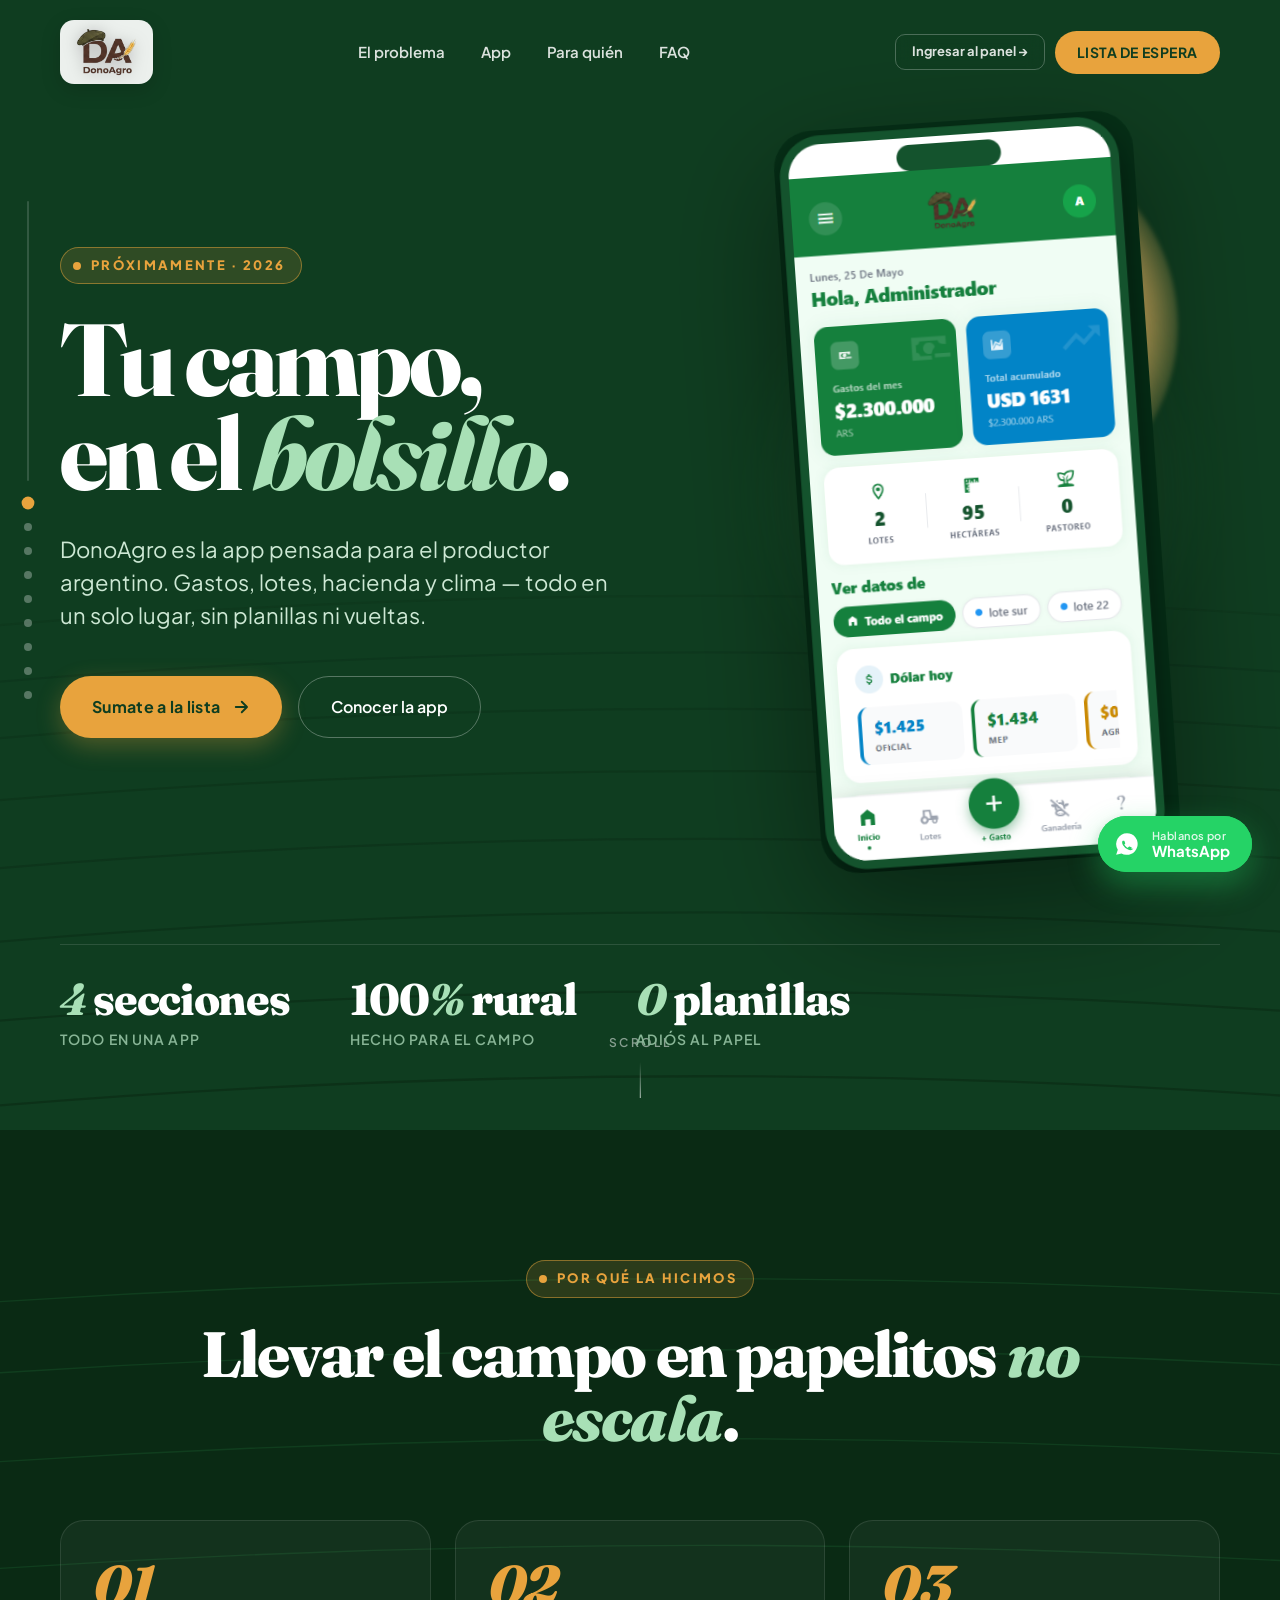
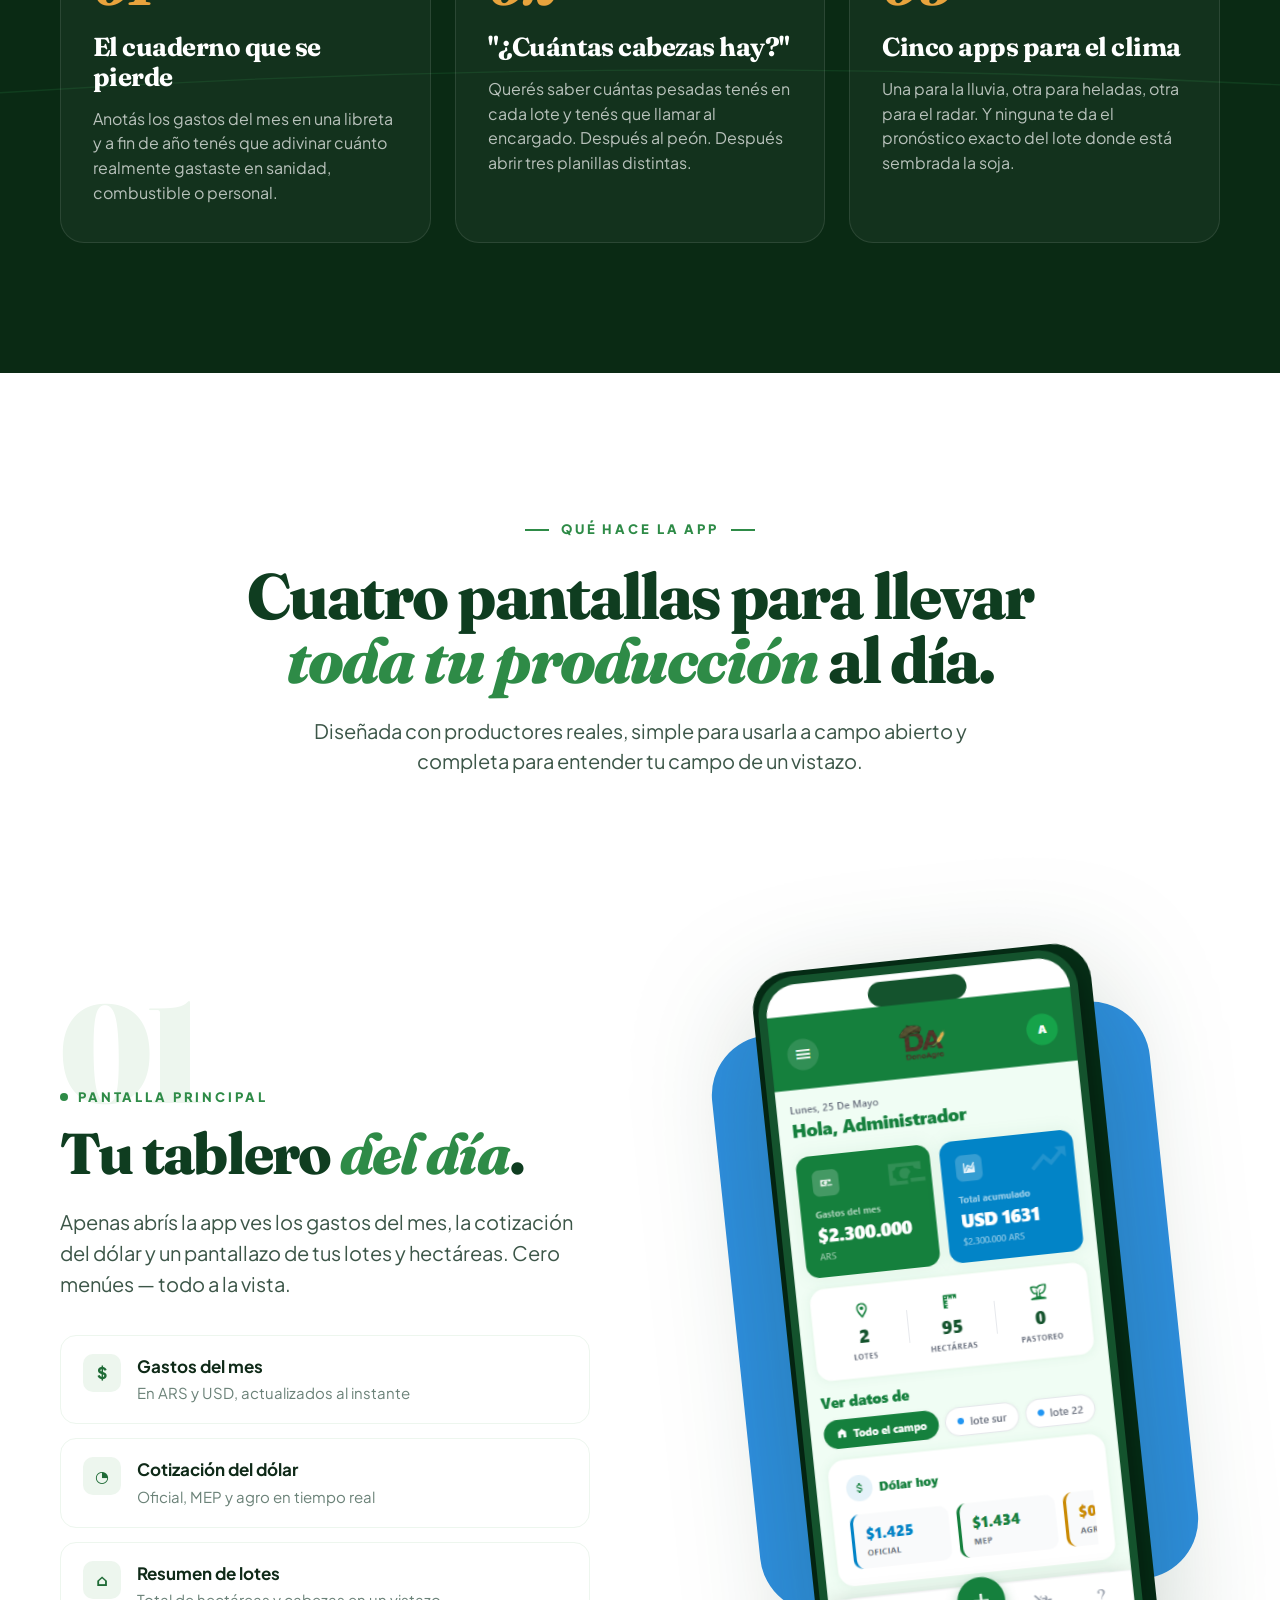
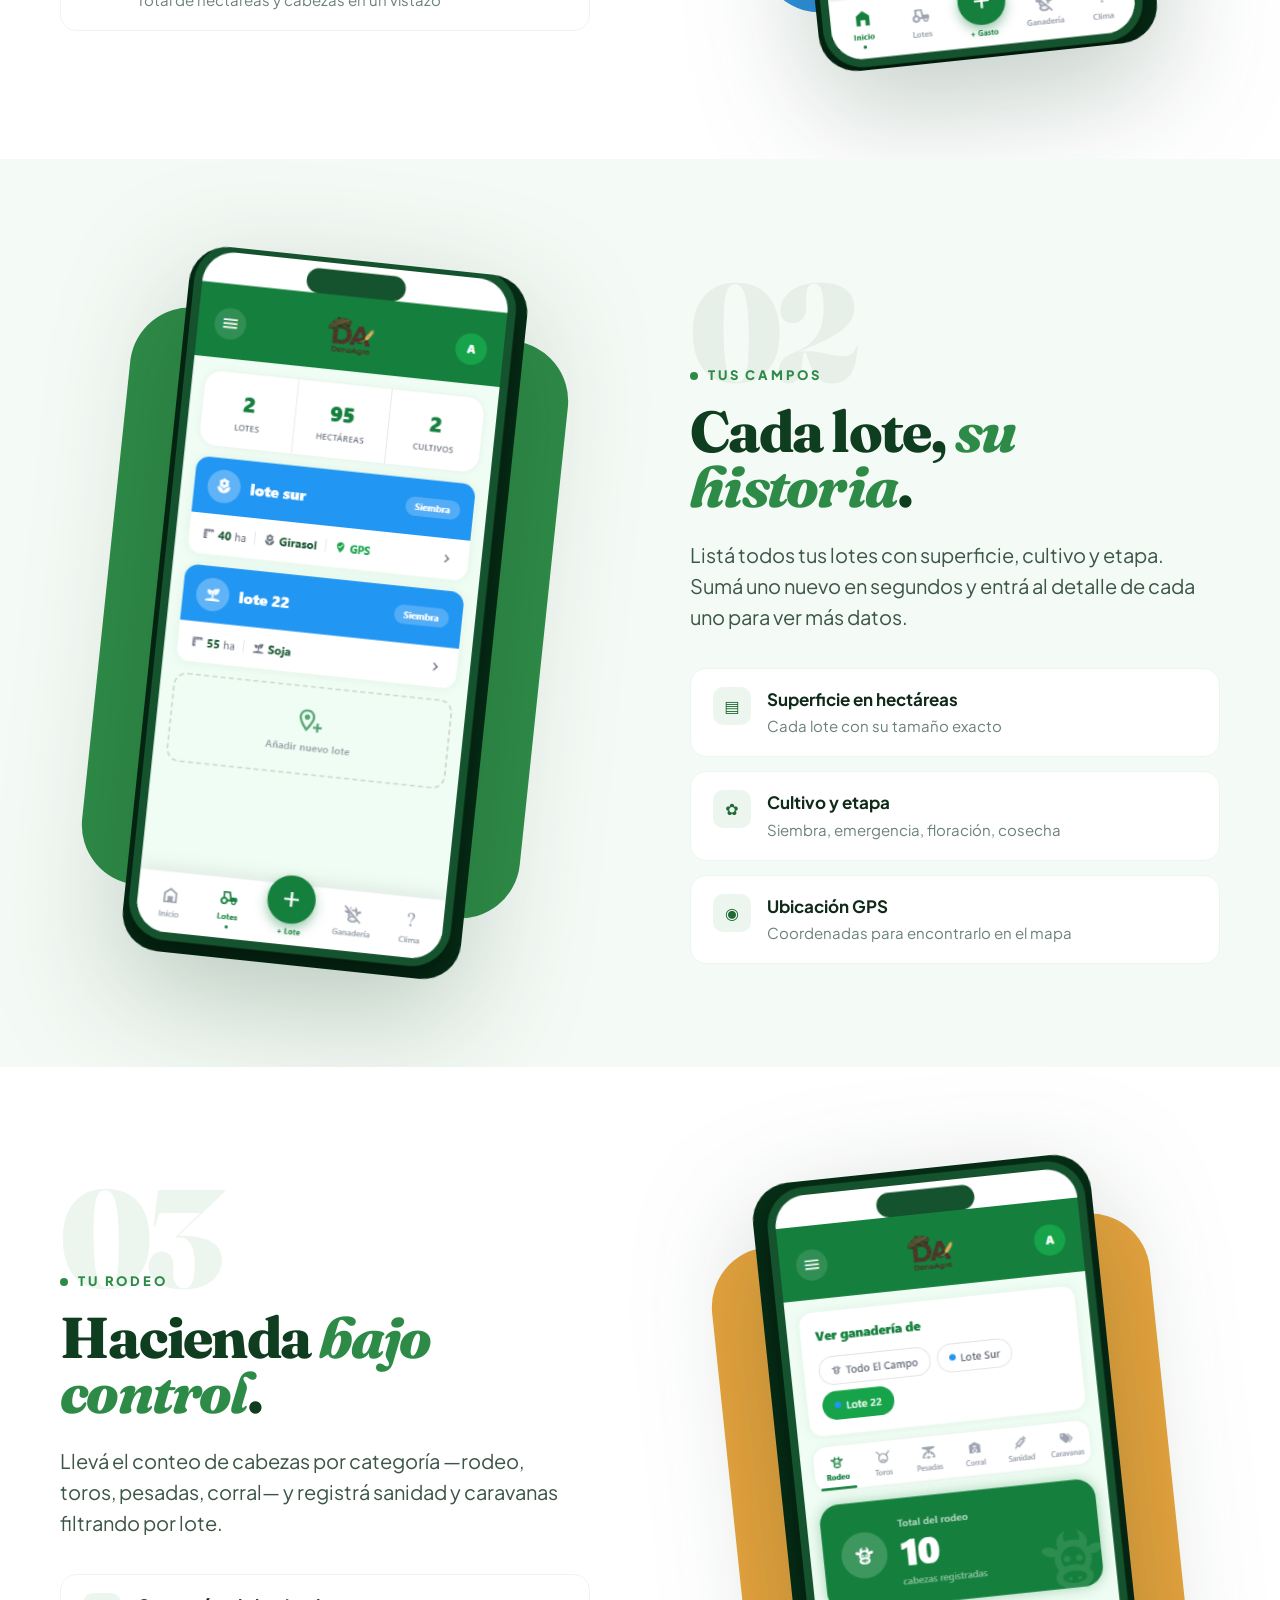
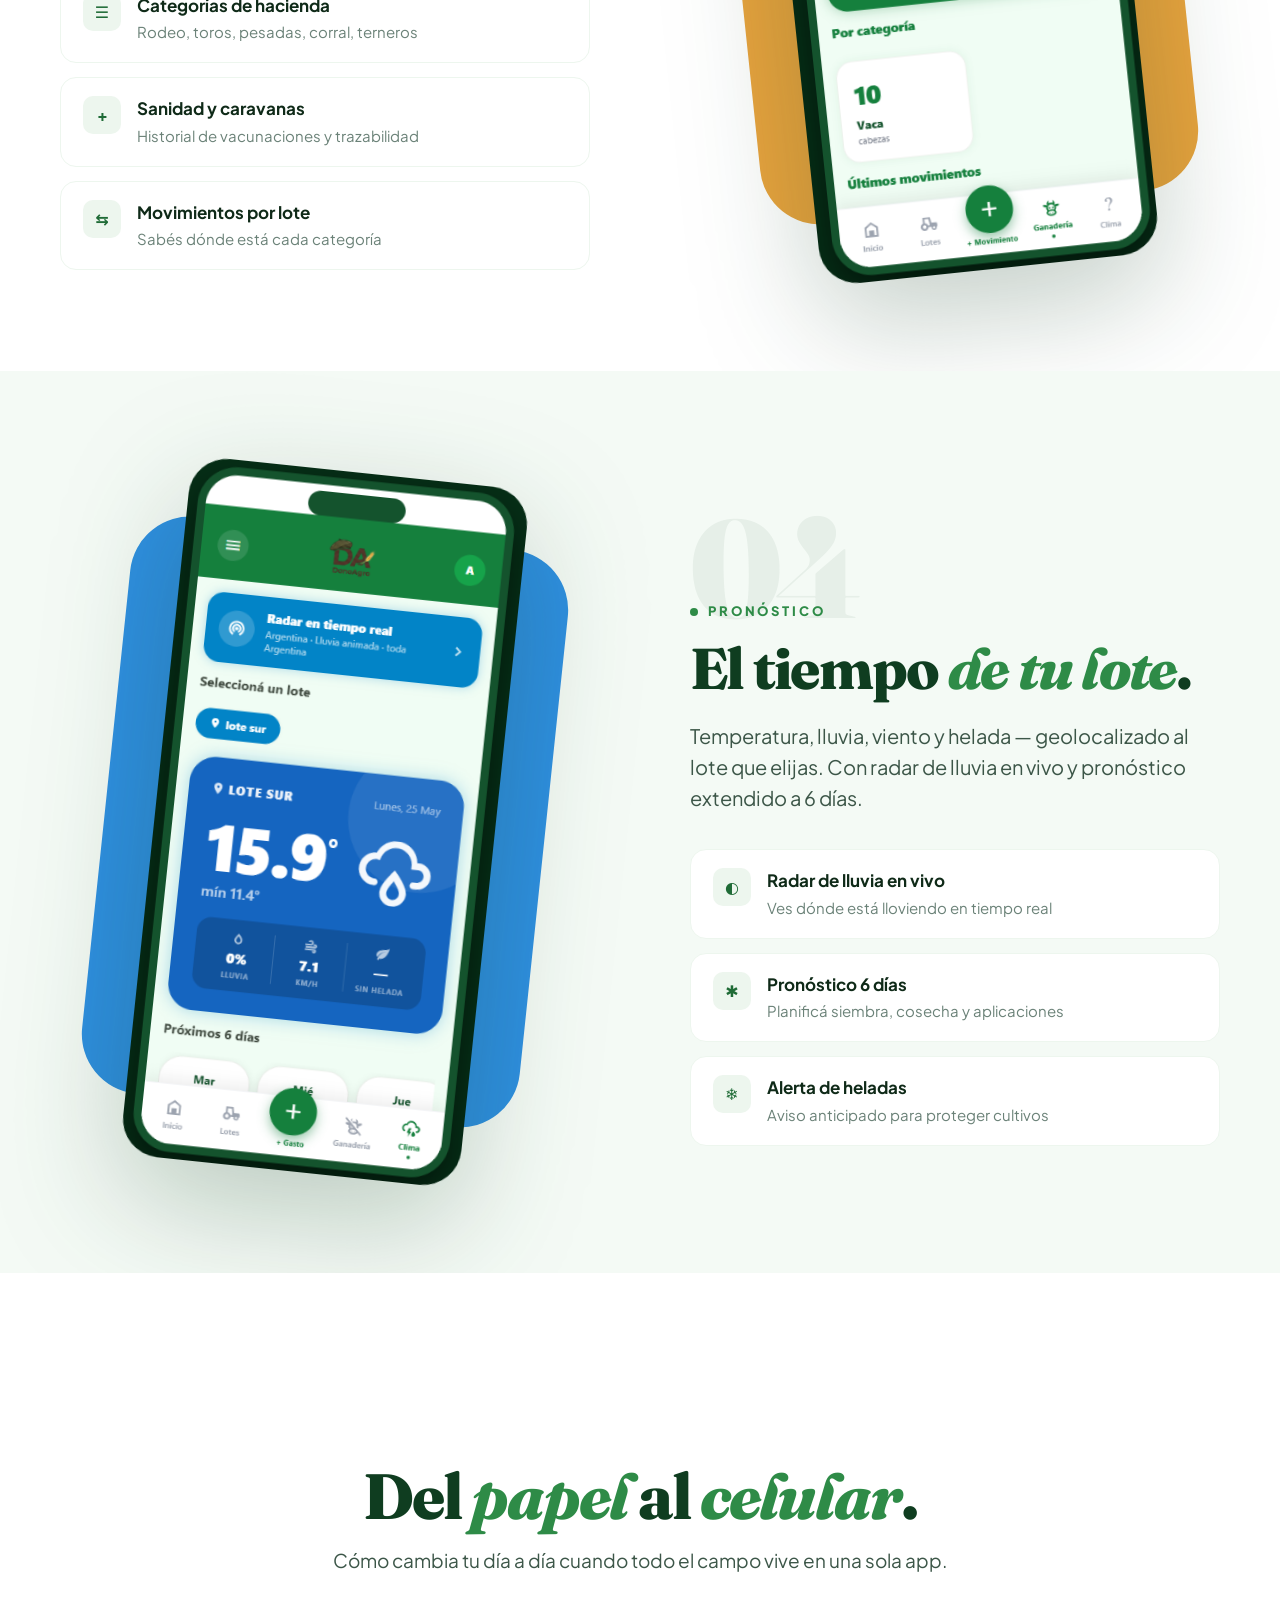
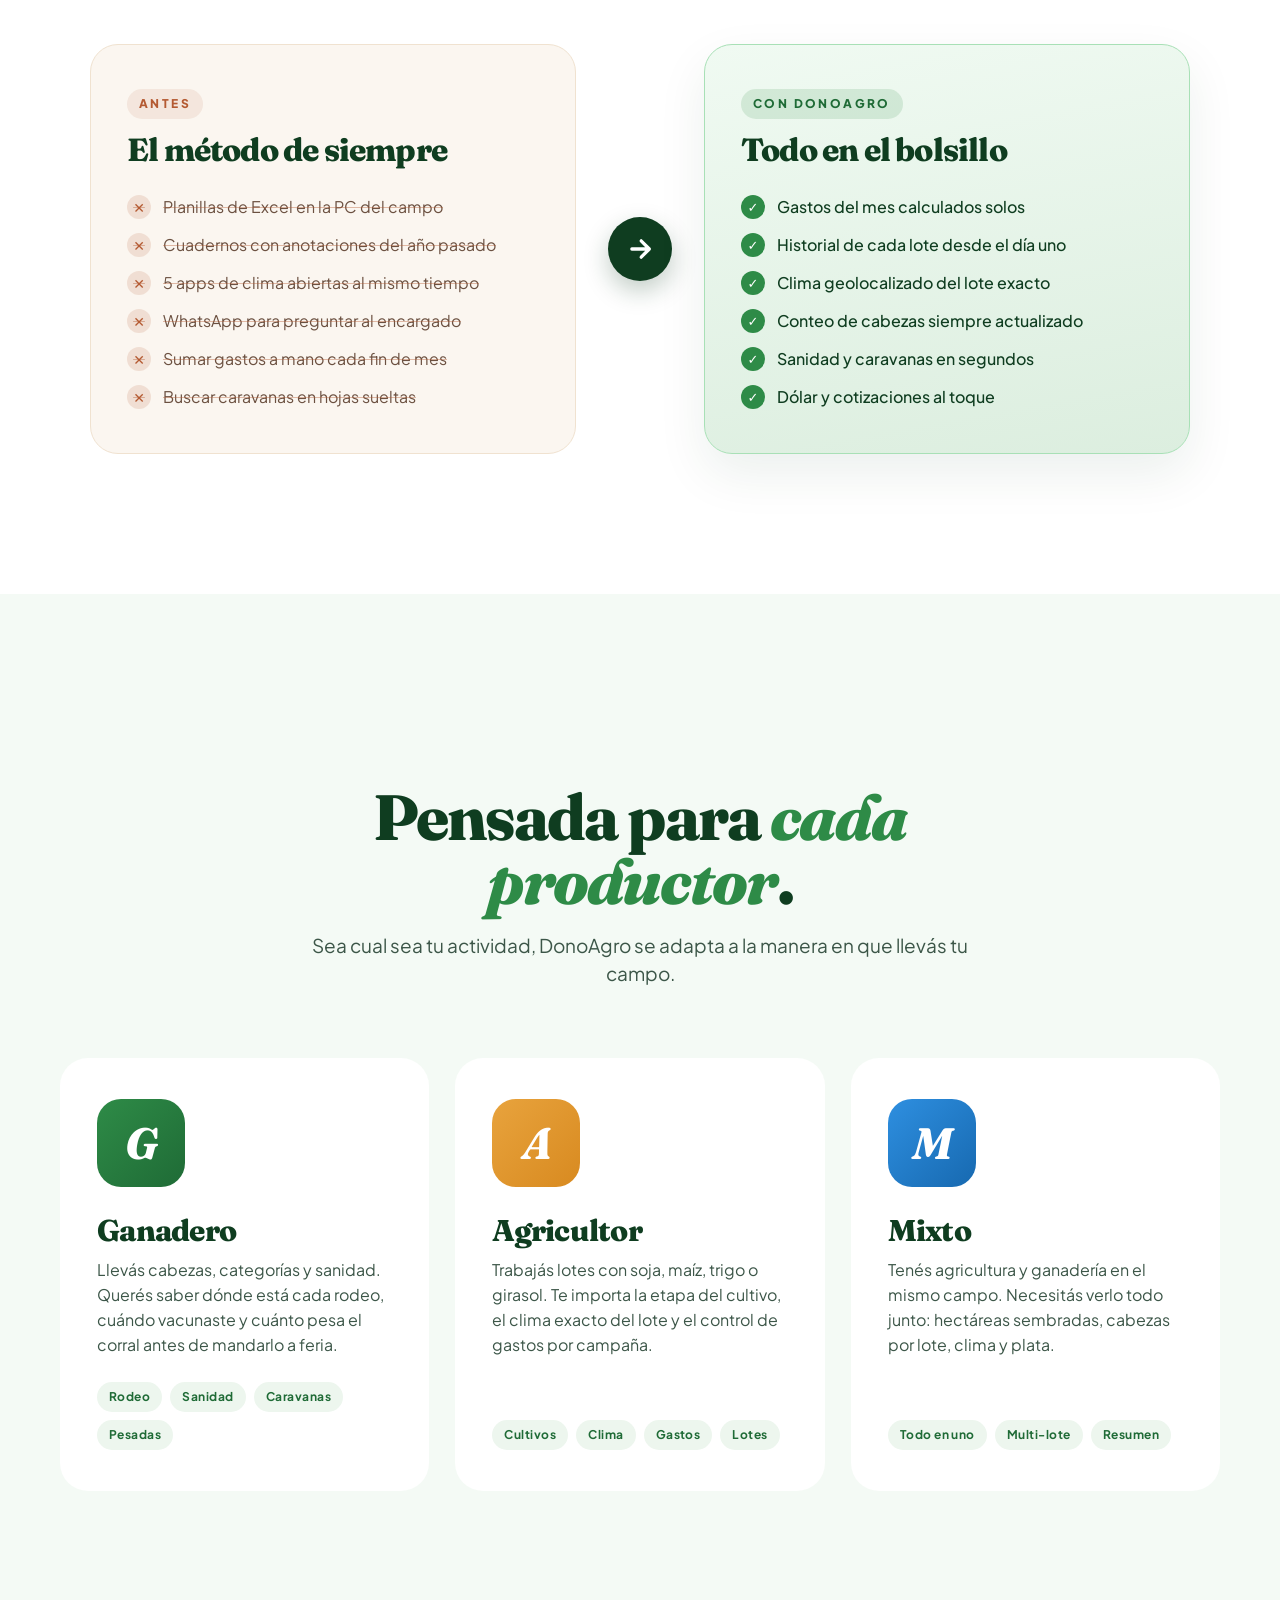
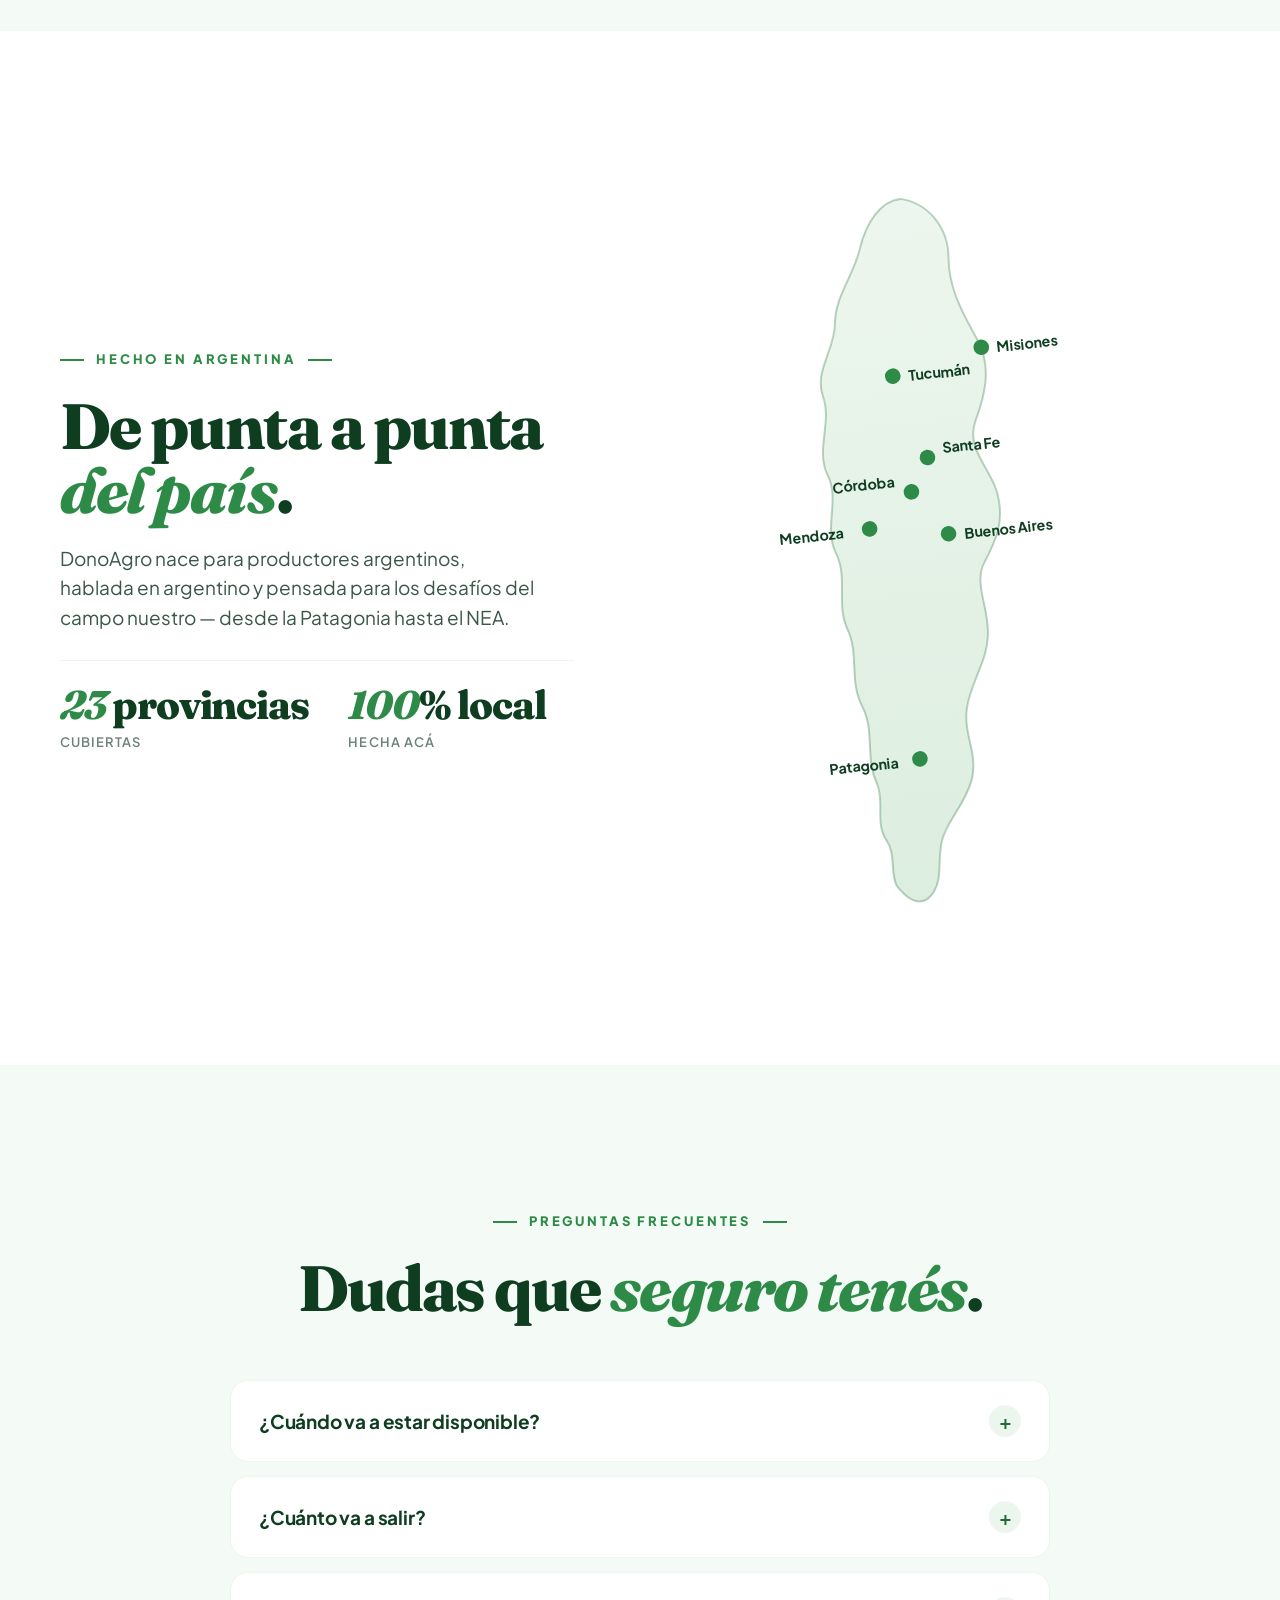
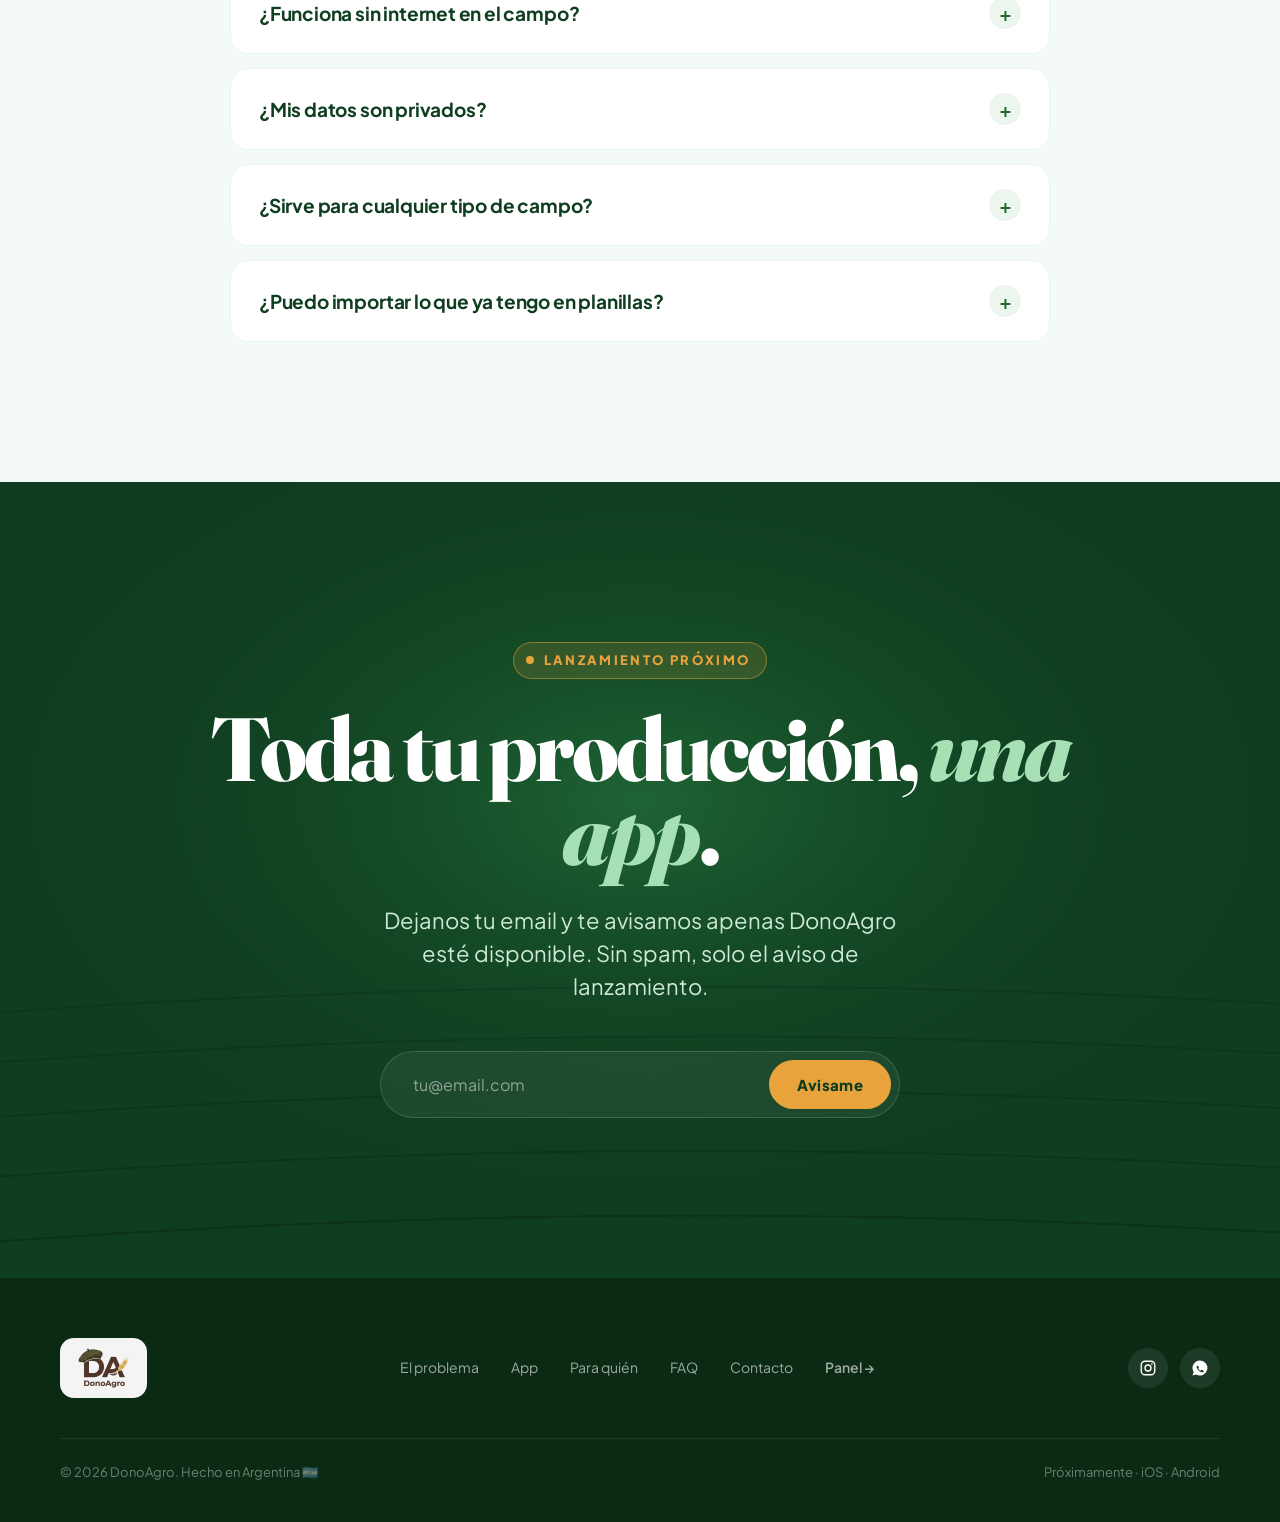
<file: index.html>
<!DOCTYPE html>
<html lang="es">
<head>
<meta charset="UTF-8" />
<title>DonoAgro · Tu campo en el bolsillo</title>
<meta name="viewport" content="width=device-width, initial-scale=1" />
<meta name="description" content="DonoAgro — la app para gestionar tu campo desde el celular. Gastos, lotes, hacienda y clima en un solo lugar." />
<link rel="preconnect" href="https://fonts.googleapis.com">
<link rel="preconnect" href="https://fonts.gstatic.com" crossorigin>
<link href="https://fonts.googleapis.com/css2?family=Plus+Jakarta+Sans:wght@400;500;600;700;800&family=Fraunces:ital,wght@0,400;0,700;0,800;0,900;1,700;1,800;1,900&display=swap" rel="stylesheet">
<link rel="stylesheet" href="landing.css" />
</head>
<body>

<!-- ============ SCROLL PROGRESS ============ -->
<aside class="scroll-progress" id="scrollProgress">
  <div class="scroll-progress-track">
    <div class="scroll-progress-bar" id="scrollBar"></div>
  </div>
  <div class="scroll-progress-dots">
    <a class="scroll-dot" href="#top" data-label="Inicio"></a>
    <a class="scroll-dot" href="#problema" data-label="El problema"></a>
    <a class="scroll-dot" href="#inicio" data-label="Tablero"></a>
    <a class="scroll-dot" href="#lotes" data-label="Lotes"></a>
    <a class="scroll-dot" href="#ganaderia" data-label="Ganadería"></a>
    <a class="scroll-dot" href="#clima" data-label="Clima"></a>
    <a class="scroll-dot" href="#paraquien" data-label="Para quién"></a>
    <a class="scroll-dot" href="#faq" data-label="FAQ"></a>
    <a class="scroll-dot" href="#cta" data-label="Sumate"></a>
  </div>
</aside>

<!-- ============ WHATSAPP FAB ============ -->
<a href="https://wa.me/5492954500470?text=Hola!%20Me%20interesa%20DonoAgro" class="wa-fab" target="_blank" rel="noopener" aria-label="Chatear por WhatsApp">
  <span class="wa-fab-pulse"></span>
  <svg width="26" height="26" viewBox="0 0 24 24" fill="#fff">
    <path d="M12 2a10 10 0 0 0-8.5 15.2L2 22l4.9-1.3A10 10 0 1 0 12 2Zm5.8 14.2c-.2.7-1.2 1.3-1.8 1.4-.5.1-1.1.1-1.8-.1-.4-.1-1-.3-1.7-.6a10 10 0 0 1-4-3.6c-.6-.9-1-1.9-1-2.7 0-.9.4-1.4.6-1.5.2-.2.4-.2.6-.2h.4c.1 0 .3 0 .5.4l.7 1.7c.1.2 0 .4 0 .5l-.3.4-.3.3c-.1.1-.2.2-.1.4l.7 1.1a4 4 0 0 0 2 1.7c.3.2.5.1.7-.1l.7-.8c.2-.2.4-.2.6-.1l1.6.7c.2.1.3.1.4.2 0 .2 0 .8-.2 1.4Z"/>
  </svg>
  <span class="wa-fab-text">
    <small>Hablanos por</small>
    WhatsApp
  </span>
</a>

<!-- ============ NAV ============ -->
<nav class="nav" id="nav">
  <a href="#top" class="nav-brand" aria-label="DonoAgro">
    <span class="nav-brand-halo">
      <img src="img/logo.png" alt="DonoAgro" />
    </span>
  </a>
  <div class="nav-links">
    <a href="#problema">El problema</a>
    <a href="#inicio">App</a>
    <a href="#paraquien">Para quién</a>
    <a href="#faq">FAQ</a>
  </div>
  <div style="display:flex;align-items:center;gap:10px;">
    <a href="https://donoagro.com/login" class="nav-panel-btn" style="padding:7px 16px;border-radius:10px;border:1.5px solid rgba(255,255,255,0.25);font-size:13px;font-weight:700;color:rgba(255,255,255,0.85);text-decoration:none;transition:all 0.2s;backdrop-filter:blur(8px);">
      Ingresar al panel →
    </a>
    <a href="#cta" class="nav-cta">Lista de espera</a>
  </div>
</nav>

<!-- ============ HERO ============ -->
<header class="hero" id="top">
  <div class="hero-bg">
    <div class="hero-sun"></div>
    <div class="hero-rows">
      <svg viewBox="0 0 1440 600" preserveAspectRatio="none">
        <g stroke="#0A2A14" fill="none" stroke-width="2">
          <path d="M -100 60  Q 720 0   1540 50"  stroke-opacity="0.22"/>
          <path d="M -100 110 Q 720 50  1540 100" stroke-opacity="0.26"/>
          <path d="M -100 160 Q 720 100 1540 150" stroke-opacity="0.30"/>
          <path d="M -100 215 Q 720 155 1540 205" stroke-opacity="0.34"/>
          <path d="M -100 275 Q 720 215 1540 265" stroke-opacity="0.40"/>
          <path d="M -100 340 Q 720 280 1540 330" stroke-opacity="0.46"/>
          <path d="M -100 410 Q 720 350 1540 400" stroke-opacity="0.54"/>
          <path d="M -100 485 Q 720 425 1540 475" stroke-opacity="0.62"/>
          <path d="M -100 565 Q 720 505 1540 555" stroke-opacity="0.70"/>
        </g>
      </svg>
    </div>
  </div>

  <div class="hero-inner">
    <div class="hero-copy">
      <div class="hero-tag">
        <span class="hero-tag-dot"></span>
        Próximamente · 2026
      </div>
      <h1 class="serif">
        Tu campo,<br/>
        en el <em>bolsillo</em>.
      </h1>
      <p>
        DonoAgro es la app pensada para el productor argentino.
        Gastos, lotes, hacienda y clima — todo en un solo lugar, sin planillas ni vueltas.
      </p>
      <div class="hero-actions">
        <a href="#cta" class="btn-primary">
          Sumate a la lista
          <svg width="18" height="18" viewBox="0 0 24 24" fill="none">
            <path d="M5 12h14M13 5l7 7-7 7" stroke="currentColor" stroke-width="2.5" stroke-linecap="round" stroke-linejoin="round"/>
          </svg>
        </a>
        <a href="#inicio" class="btn-secondary">Conocer la app</a>
      </div>
    </div>

    <div class="hero-phone-wrap">
      <div class="hero-phone-glow"></div>
      <img src="img/inicio.png" alt="App DonoAgro" class="hero-phone" />
    </div>
  </div>

  <div class="hero-stats">
    <div>
      <div class="hero-stat-num"><em>4</em> secciones</div>
      <div class="hero-stat-label">Todo en una app</div>
    </div>
    <div>
      <div class="hero-stat-num">100<em>%</em> rural</div>
      <div class="hero-stat-label">Hecho para el campo</div>
    </div>
    <div>
      <div class="hero-stat-num"><em>0</em> planillas</div>
      <div class="hero-stat-label">Adiós al papel</div>
    </div>
  </div>

  <div class="hero-scroll">
    <span>Scroll</span>
    <span class="hero-scroll-line"></span>
  </div>
</header>

<!-- ============ PROBLEM SECTION ============ -->
<section class="problem" id="problema">
  <svg class="problem-bg" viewBox="0 0 1440 800" preserveAspectRatio="none">
    <g stroke="#1F6B36" fill="none" stroke-width="1.5">
      <path d="M -100 200 Q 720 140 1540 190"/>
      <path d="M -100 280 Q 720 220 1540 270"/>
      <path d="M -100 380 Q 720 320 1540 370"/>
      <path d="M -100 500 Q 720 440 1540 490"/>
      <path d="M -100 640 Q 720 580 1540 630"/>
    </g>
  </svg>
  <div class="problem-inner">
    <div class="problem-head">
      <div class="problem-kicker reveal">
        <span class="hero-tag-dot"></span>
        Por qué la hicimos
      </div>
      <h2 class="serif reveal delay-1">Llevar el campo en papelitos <em>no escala</em>.</h2>
    </div>
    <div class="problem-grid">
      <article class="problem-card reveal">
        <div class="problem-card-num">01</div>
        <h4>El cuaderno que se pierde</h4>
        <p>Anotás los gastos del mes en una libreta y a fin de año tenés que adivinar cuánto realmente gastaste en sanidad, combustible o personal.</p>
      </article>
      <article class="problem-card reveal delay-1">
        <div class="problem-card-num">02</div>
        <h4>"¿Cuántas cabezas hay?"</h4>
        <p>Querés saber cuántas pesadas tenés en cada lote y tenés que llamar al encargado. Después al peón. Después abrir tres planillas distintas.</p>
      </article>
      <article class="problem-card reveal delay-2">
        <div class="problem-card-num">03</div>
        <h4>Cinco apps para el clima</h4>
        <p>Una para la lluvia, otra para heladas, otra para el radar. Y ninguna te da el pronóstico exacto del lote donde está sembrada la soja.</p>
      </article>
    </div>
  </div>
</section>

<!-- ============ INTRO ============ -->
<section class="intro">
  <div class="intro-kicker">Qué hace la app</div>
  <h2 class="serif">Cuatro pantallas para llevar <em>toda tu producción</em> al día.</h2>
  <p>Diseñada con productores reales, simple para usarla a campo abierto y completa para entender tu campo de un vistazo.</p>
</section>

<!-- ============ FEATURE 1 — INICIO ============ -->
<section class="feature" id="inicio">
  <div class="feature-inner">
    <div class="feature-copy">
      <div class="feature-num serif reveal">01</div>
      <div class="feature-kicker reveal delay-1">
        <span class="feature-kicker-dot"></span>
        Pantalla principal
      </div>
      <h3 class="serif reveal delay-1">Tu tablero <em>del día</em>.</h3>
      <p class="reveal delay-2">
        Apenas abrís la app ves los gastos del mes, la cotización del dólar y un pantallazo
        de tus lotes y hectáreas. Cero menúes — todo a la vista.
      </p>
      <ul class="feature-list">
        <li class="reveal delay-2">
          <span class="feature-list-ico">$</span>
          <div class="feature-list-text">
            <strong>Gastos del mes</strong>
            <span>En ARS y USD, actualizados al instante</span>
          </div>
        </li>
        <li class="reveal delay-3">
          <span class="feature-list-ico">◔</span>
          <div class="feature-list-text">
            <strong>Cotización del dólar</strong>
            <span>Oficial, MEP y agro en tiempo real</span>
          </div>
        </li>
        <li class="reveal delay-3">
          <span class="feature-list-ico">⌂</span>
          <div class="feature-list-text">
            <strong>Resumen de lotes</strong>
            <span>Total de hectáreas y cabezas en un vistazo</span>
          </div>
        </li>
      </ul>
    </div>
    <div class="feature-phone-wrap">
      <div class="feature-phone-accent reveal-phone" style="background: var(--blue);"></div>
      <img src="img/inicio.png" alt="Pantalla de inicio" class="feature-phone reveal-phone" />
    </div>
  </div>
</section>

<!-- ============ FEATURE 2 — LOTES (reverse) ============ -->
<section class="feature reverse" id="lotes">
  <div class="feature-inner">
    <div class="feature-copy">
      <div class="feature-num serif reveal">02</div>
      <div class="feature-kicker reveal delay-1">
        <span class="feature-kicker-dot"></span>
        Tus campos
      </div>
      <h3 class="serif reveal delay-1">Cada lote, <em>su historia</em>.</h3>
      <p class="reveal delay-2">
        Listá todos tus lotes con superficie, cultivo y etapa. Sumá uno nuevo en segundos
        y entrá al detalle de cada uno para ver más datos.
      </p>
      <ul class="feature-list">
        <li class="reveal delay-2">
          <span class="feature-list-ico">▤</span>
          <div class="feature-list-text">
            <strong>Superficie en hectáreas</strong>
            <span>Cada lote con su tamaño exacto</span>
          </div>
        </li>
        <li class="reveal delay-3">
          <span class="feature-list-ico">✿</span>
          <div class="feature-list-text">
            <strong>Cultivo y etapa</strong>
            <span>Siembra, emergencia, floración, cosecha</span>
          </div>
        </li>
        <li class="reveal delay-3">
          <span class="feature-list-ico">◉</span>
          <div class="feature-list-text">
            <strong>Ubicación GPS</strong>
            <span>Coordenadas para encontrarlo en el mapa</span>
          </div>
        </li>
      </ul>
    </div>
    <div class="feature-phone-wrap">
      <div class="feature-phone-accent reveal-phone" style="background: var(--green-bright);"></div>
      <img src="img/lotes.png" alt="Pantalla de lotes" class="feature-phone reveal-phone" />
    </div>
  </div>
</section>

<!-- ============ FEATURE 3 — GANADERÍA ============ -->
<section class="feature" id="ganaderia">
  <div class="feature-inner">
    <div class="feature-copy">
      <div class="feature-num serif reveal">03</div>
      <div class="feature-kicker reveal delay-1">
        <span class="feature-kicker-dot"></span>
        Tu rodeo
      </div>
      <h3 class="serif reveal delay-1">Hacienda <em>bajo control</em>.</h3>
      <p class="reveal delay-2">
        Llevá el conteo de cabezas por categoría —rodeo, toros, pesadas, corral— y registrá
        sanidad y caravanas filtrando por lote.
      </p>
      <ul class="feature-list">
        <li class="reveal delay-2">
          <span class="feature-list-ico">☰</span>
          <div class="feature-list-text">
            <strong>Categorías de hacienda</strong>
            <span>Rodeo, toros, pesadas, corral, terneros</span>
          </div>
        </li>
        <li class="reveal delay-3">
          <span class="feature-list-ico">+</span>
          <div class="feature-list-text">
            <strong>Sanidad y caravanas</strong>
            <span>Historial de vacunaciones y trazabilidad</span>
          </div>
        </li>
        <li class="reveal delay-3">
          <span class="feature-list-ico">⇆</span>
          <div class="feature-list-text">
            <strong>Movimientos por lote</strong>
            <span>Sabés dónde está cada categoría</span>
          </div>
        </li>
      </ul>
    </div>
    <div class="feature-phone-wrap">
      <div class="feature-phone-accent reveal-phone" style="background: var(--amber);"></div>
      <img src="img/ganaderia.png" alt="Pantalla de ganadería" class="feature-phone reveal-phone" />
    </div>
  </div>
</section>

<!-- ============ FEATURE 4 — CLIMA (reverse) ============ -->
<section class="feature reverse" id="clima">
  <div class="feature-inner">
    <div class="feature-copy">
      <div class="feature-num serif reveal">04</div>
      <div class="feature-kicker reveal delay-1">
        <span class="feature-kicker-dot"></span>
        Pronóstico
      </div>
      <h3 class="serif reveal delay-1">El tiempo <em>de tu lote</em>.</h3>
      <p class="reveal delay-2">
        Temperatura, lluvia, viento y helada — geolocalizado al lote que elijas.
        Con radar de lluvia en vivo y pronóstico extendido a 6 días.
      </p>
      <ul class="feature-list">
        <li class="reveal delay-2">
          <span class="feature-list-ico">◐</span>
          <div class="feature-list-text">
            <strong>Radar de lluvia en vivo</strong>
            <span>Ves dónde está lloviendo en tiempo real</span>
          </div>
        </li>
        <li class="reveal delay-3">
          <span class="feature-list-ico">✱</span>
          <div class="feature-list-text">
            <strong>Pronóstico 6 días</strong>
            <span>Planificá siembra, cosecha y aplicaciones</span>
          </div>
        </li>
        <li class="reveal delay-3">
          <span class="feature-list-ico">❄</span>
          <div class="feature-list-text">
            <strong>Alerta de heladas</strong>
            <span>Aviso anticipado para proteger cultivos</span>
          </div>
        </li>
      </ul>
    </div>
    <div class="feature-phone-wrap">
      <div class="feature-phone-accent reveal-phone" style="background: var(--blue);"></div>
      <img src="img/clima.png" alt="Pantalla de clima" class="feature-phone reveal-phone" />
    </div>
  </div>
</section>

<!-- ============ BEFORE / AFTER ============ -->
<section class="compare" id="compare">
  <div class="compare-head">
    <div class="compare-kicker reveal">Antes vs Después</div>
    <h2 class="serif reveal delay-1">Del <em>papel</em> al <em>celular</em>.</h2>
    <p class="reveal delay-2">Cómo cambia tu día a día cuando todo el campo vive en una sola app.</p>
  </div>
  <div class="compare-grid">
    <div class="compare-col compare-before reveal">
      <span class="compare-col-tag">Antes</span>
      <h4 class="serif">El método de siempre</h4>
      <ul>
        <li><span>✕</span><span>Planillas de Excel en la PC del campo</span></li>
        <li><span>✕</span><span>Cuadernos con anotaciones del año pasado</span></li>
        <li><span>✕</span><span>5 apps de clima abiertas al mismo tiempo</span></li>
        <li><span>✕</span><span>WhatsApp para preguntar al encargado</span></li>
        <li><span>✕</span><span>Sumar gastos a mano cada fin de mes</span></li>
        <li><span>✕</span><span>Buscar caravanas en hojas sueltas</span></li>
      </ul>
    </div>
    <div class="compare-arrow reveal delay-1">
      <div class="compare-arrow-circle">
        <svg width="28" height="28" viewBox="0 0 24 24" fill="none">
          <path d="M5 12h14M13 5l7 7-7 7" stroke="#fff" stroke-width="2.8" stroke-linecap="round" stroke-linejoin="round"/>
        </svg>
      </div>
    </div>
    <div class="compare-col compare-after reveal delay-2">
      <span class="compare-col-tag">Con DonoAgro</span>
      <h4 class="serif">Todo en el bolsillo</h4>
      <ul>
        <li><span>✓</span><span>Gastos del mes calculados solos</span></li>
        <li><span>✓</span><span>Historial de cada lote desde el día uno</span></li>
        <li><span>✓</span><span>Clima geolocalizado del lote exacto</span></li>
        <li><span>✓</span><span>Conteo de cabezas siempre actualizado</span></li>
        <li><span>✓</span><span>Sanidad y caravanas en segundos</span></li>
        <li><span>✓</span><span>Dólar y cotizaciones al toque</span></li>
      </ul>
    </div>
  </div>
</section>

<!-- ============ PERSONAS ============ -->
<section class="personas" id="paraquien">
  <div class="personas-head">
    <div class="compare-kicker reveal">Para quién es</div>
    <h2 class="serif reveal delay-1">Pensada para <em>cada productor</em>.</h2>
    <p class="reveal delay-2">Sea cual sea tu actividad, DonoAgro se adapta a la manera en que llevás tu campo.</p>
  </div>
  <div class="personas-grid">
    <article class="persona reveal">
      <div class="persona-illo a">G</div>
      <h4 class="serif">Ganadero</h4>
      <p>Llevás cabezas, categorías y sanidad. Querés saber dónde está cada rodeo, cuándo vacunaste y cuánto pesa el corral antes de mandarlo a feria.</p>
      <div class="persona-tags">
        <span class="persona-tag">Rodeo</span>
        <span class="persona-tag">Sanidad</span>
        <span class="persona-tag">Caravanas</span>
        <span class="persona-tag">Pesadas</span>
      </div>
    </article>
    <article class="persona reveal delay-1">
      <div class="persona-illo b">A</div>
      <h4 class="serif">Agricultor</h4>
      <p>Trabajás lotes con soja, maíz, trigo o girasol. Te importa la etapa del cultivo, el clima exacto del lote y el control de gastos por campaña.</p>
      <div class="persona-tags">
        <span class="persona-tag">Cultivos</span>
        <span class="persona-tag">Clima</span>
        <span class="persona-tag">Gastos</span>
        <span class="persona-tag">Lotes</span>
      </div>
    </article>
    <article class="persona reveal delay-2">
      <div class="persona-illo c">M</div>
      <h4 class="serif">Mixto</h4>
      <p>Tenés agricultura y ganadería en el mismo campo. Necesitás verlo todo junto: hectáreas sembradas, cabezas por lote, clima y plata.</p>
      <div class="persona-tags">
        <span class="persona-tag">Todo en uno</span>
        <span class="persona-tag">Multi-lote</span>
        <span class="persona-tag">Resumen</span>
      </div>
    </article>
  </div>
</section>

<!-- ============ MAP — HECHO EN ARGENTINA ============ -->
<section class="map-section" id="mapa">
  <div class="map-inner">
    <div class="map-copy">
      <div class="compare-kicker reveal">Hecho en Argentina</div>
      <h2 class="serif reveal delay-1">De punta a punta <em>del país</em>.</h2>
      <p class="reveal delay-2">DonoAgro nace para productores argentinos, hablada en argentino y pensada para los desafíos del campo nuestro — desde la Patagonia hasta el NEA.</p>
      <div class="map-stats reveal delay-2">
        <div>
          <div class="map-stat-num"><em>23</em> provincias</div>
          <div class="map-stat-label">Cubiertas</div>
        </div>
        <div>
          <div class="map-stat-num"><em>100</em>% local</div>
          <div class="map-stat-label">Hecha acá</div>
        </div>
      </div>
    </div>
    <div class="map-vis reveal-phone">
      <svg class="map-svg" viewBox="0 0 400 580" xmlns="http://www.w3.org/2000/svg">
        <!-- Stylized Argentina silhouette -->
        <defs>
          <linearGradient id="mapFill" x1="0" y1="0" x2="0" y2="1">
            <stop offset="0%" stop-color="#EDF6EE"/>
            <stop offset="100%" stop-color="#DCEEDF"/>
          </linearGradient>
        </defs>
        <path d="M 200 20
                 C 220 25, 235 45, 232 70
                 C 230 95, 240 115, 248 135
                 C 256 155, 250 175, 240 195
                 C 230 215, 245 230, 250 250
                 C 255 275, 245 290, 235 305
                 C 225 320, 235 340, 232 360
                 C 230 380, 215 395, 210 415
                 C 205 435, 215 450, 208 470
                 C 200 490, 185 500, 180 515
                 C 175 530, 178 545, 168 555
                 C 158 565, 148 555, 142 545
                 C 138 535, 144 520, 138 510
                 C 130 495, 140 480, 135 465
                 C 128 445, 138 425, 130 405
                 C 122 385, 132 365, 125 345
                 C 118 325, 130 305, 122 285
                 C 115 265, 130 245, 122 225
                 C 115 205, 130 185, 125 165
                 C 120 145, 138 130, 140 110
                 C 142 90, 158 75, 165 55
                 C 172 35, 185 20, 200 20 Z"
              fill="url(#mapFill)" stroke="#1F6B36" stroke-width="1.5" stroke-opacity="0.3"/>

        <!-- City pins -->
        <!-- Buenos Aires -->
        <circle class="map-pin-ring" cx="210" cy="280" r="4"/>
        <circle class="map-pin" cx="210" cy="280" r="6"/>
        <text x="222" y="285" font-size="11" font-weight="700" fill="#0F3D20">Buenos Aires</text>

        <!-- Córdoba -->
        <circle class="map-pin-ring" cx="185" cy="245" r="4" style="animation-delay: 0.4s"/>
        <circle class="map-pin" cx="185" cy="245" r="6" style="animation-delay: 0.4s"/>
        <text x="125" y="240" font-size="11" font-weight="700" fill="#0F3D20">Córdoba</text>

        <!-- Santa Fe -->
        <circle class="map-pin-ring" cx="200" cy="220" r="4" style="animation-delay: 0.8s"/>
        <circle class="map-pin" cx="200" cy="220" r="6" style="animation-delay: 0.8s"/>
        <text x="212" y="218" font-size="11" font-weight="700" fill="#0F3D20">Santa Fe</text>

        <!-- Mendoza -->
        <circle class="map-pin-ring" cx="150" cy="270" r="4" style="animation-delay: 1.2s"/>
        <circle class="map-pin" cx="150" cy="270" r="6" style="animation-delay: 1.2s"/>
        <text x="80" y="275" font-size="11" font-weight="700" fill="#0F3D20">Mendoza</text>

        <!-- Tucumán -->
        <circle class="map-pin-ring" cx="180" cy="155" r="4" style="animation-delay: 1.6s"/>
        <circle class="map-pin" cx="180" cy="155" r="6" style="animation-delay: 1.6s"/>
        <text x="192" y="160" font-size="11" font-weight="700" fill="#0F3D20">Tucumán</text>

        <!-- Patagonia -->
        <circle class="map-pin-ring" cx="170" cy="450" r="4" style="animation-delay: 2.0s"/>
        <circle class="map-pin" cx="170" cy="450" r="6" style="animation-delay: 2.0s"/>
        <text x="100" y="455" font-size="11" font-weight="700" fill="#0F3D20">Patagonia</text>

        <!-- Misiones -->
        <circle class="map-pin-ring" cx="250" cy="140" r="4" style="animation-delay: 2.4s"/>
        <circle class="map-pin" cx="250" cy="140" r="6" style="animation-delay: 2.4s"/>
        <text x="262" y="145" font-size="11" font-weight="700" fill="#0F3D20">Misiones</text>
      </svg>
    </div>
  </div>
</section>

<!-- ============ FAQ ============ -->
<section class="faq" id="faq">
  <div class="faq-head">
    <div class="compare-kicker reveal">Preguntas frecuentes</div>
    <h2 class="serif reveal delay-1">Dudas que <em>seguro tenés</em>.</h2>
  </div>
  <div class="faq-list">
    <div class="faq-item reveal">
      <button class="faq-q" type="button">
        <span>¿Cuándo va a estar disponible?</span>
        <span class="faq-toggle">+</span>
      </button>
      <div class="faq-a">
        <div class="faq-a-inner">
          Estamos en beta cerrada con un grupo de productores. El lanzamiento abierto es para mediados de 2026 en iOS, y unos meses después en Android. Sumate a la lista de espera y te avisamos antes que a nadie.
        </div>
      </div>
    </div>
    <div class="faq-item reveal">
      <button class="faq-q" type="button">
        <span>¿Cuánto va a salir?</span>
        <span class="faq-toggle">+</span>
      </button>
      <div class="faq-a">
        <div class="faq-a-inner">
          Va a haber un plan gratis pensado para productores chicos (hasta cierta superficie y cantidad de cabezas) y planes pagos accesibles con más funcionalidades. El precio final lo anunciamos junto al lanzamiento.
        </div>
      </div>
    </div>
    <div class="faq-item reveal">
      <button class="faq-q" type="button">
        <span>¿Funciona sin internet en el campo?</span>
        <span class="faq-toggle">+</span>
      </button>
      <div class="faq-a">
        <div class="faq-a-inner">
          Sí. La app guarda los datos en tu celular y los sincroniza cuando volvés a tener señal. Pensada justamente para los lugares donde la conectividad va y viene.
        </div>
      </div>
    </div>
    <div class="faq-item reveal">
      <button class="faq-q" type="button">
        <span>¿Mis datos son privados?</span>
        <span class="faq-toggle">+</span>
      </button>
      <div class="faq-a">
        <div class="faq-a-inner">
          Tus datos son tuyos. No los vendemos, no los compartimos con terceros y los almacenamos cifrados. Vos podés exportarlos o borrarlos cuando quieras.
        </div>
      </div>
    </div>
    <div class="faq-item reveal">
      <button class="faq-q" type="button">
        <span>¿Sirve para cualquier tipo de campo?</span>
        <span class="faq-toggle">+</span>
      </button>
      <div class="faq-a">
        <div class="faq-a-inner">
          Sí — agricultura, ganadería o mixto. Si tenés lotes y/o hacienda, te sirve. La app se adapta a tu tipo de producción.
        </div>
      </div>
    </div>
    <div class="faq-item reveal">
      <button class="faq-q" type="button">
        <span>¿Puedo importar lo que ya tengo en planillas?</span>
        <span class="faq-toggle">+</span>
      </button>
      <div class="faq-a">
        <div class="faq-a-inner">
          Estamos trabajando en una herramienta de importación desde Excel para que migres todo de un saque. Va a estar lista para el lanzamiento.
        </div>
      </div>
    </div>
  </div>
</section>

<!-- ============ CTA ============ -->
<section class="cta" id="cta">
  <div class="cta-bg">
    <svg viewBox="0 0 1440 800" preserveAspectRatio="none" style="position:absolute;inset:0;width:100%;height:100%;">
      <defs>
        <radialGradient id="ctaglow" cx="50%" cy="40%" r="50%">
          <stop offset="0%" stop-color="#2E8B47" stop-opacity="0.5"/>
          <stop offset="100%" stop-color="#0F3D20" stop-opacity="0"/>
        </radialGradient>
      </defs>
      <rect width="1440" height="800" fill="url(#ctaglow)"/>
      <g stroke="#0A2A14" fill="none" stroke-width="2">
        <path d="M -100 540 Q 720 480 1540 530" stroke-opacity="0.30"/>
        <path d="M -100 590 Q 720 530 1540 580" stroke-opacity="0.34"/>
        <path d="M -100 645 Q 720 585 1540 635" stroke-opacity="0.40"/>
        <path d="M -100 705 Q 720 645 1540 695" stroke-opacity="0.46"/>
        <path d="M -100 770 Q 720 710 1540 760" stroke-opacity="0.54"/>
      </g>
    </svg>
  </div>
  <div class="cta-inner">
    <div class="cta-tag reveal">
      <span class="hero-tag-dot"></span>
      Lanzamiento próximo
    </div>
    <h2 class="serif reveal delay-1">Toda tu producción, <em>una app</em>.</h2>
    <p class="reveal delay-2">
      Dejanos tu email y te avisamos apenas DonoAgro esté disponible.
      Sin spam, solo el aviso de lanzamiento.
    </p>
    <form class="cta-form reveal delay-2" onsubmit="event.preventDefault(); handleSubmit(this);">
      <input type="email" placeholder="tu@email.com" required />
      <button type="submit">Avisame</button>
    </form>
  </div>
</section>

<!-- ============ FOOTER ============ -->
<footer class="footer">
  <div class="footer-inner">
    <div class="footer-brand">
      <img src="img/logo.png" alt="DonoAgro" />
    </div>
    <div class="footer-links">
      <a href="#problema">El problema</a>
      <a href="#inicio">App</a>
      <a href="#paraquien">Para quién</a>
      <a href="#faq">FAQ</a>
      <a href="#cta">Contacto</a>
      <a href="https://donoagro.com/login" style="color:rgba(255,255,255,0.6);font-weight:600;">Panel →</a>
    </div>
    <div class="footer-socials">
      <a href="https://www.instagram.com/donoagro/" target="_blank" rel="noopener" aria-label="Instagram">
        <svg width="18" height="18" viewBox="0 0 24 24" fill="none">
          <rect x="3" y="3" width="18" height="18" rx="5" stroke="#fff" stroke-width="1.8"/>
          <circle cx="12" cy="12" r="4" stroke="#fff" stroke-width="1.8"/>
          <circle cx="17.2" cy="6.8" r="1.1" fill="#fff"/>
        </svg>
      </a>
      <a href="https://wa.me/5492954500470?text=Hola!%20Me%20interesa%20DonoAgro" target="_blank" rel="noopener" aria-label="WhatsApp">
        <svg width="18" height="18" viewBox="0 0 24 24" fill="#fff">
          <path d="M12 2a10 10 0 0 0-8.5 15.2L2 22l4.9-1.3A10 10 0 1 0 12 2Zm5.8 14.2c-.2.7-1.2 1.3-1.8 1.4-.5.1-1.1.1-1.8-.1-.4-.1-1-.3-1.7-.6a10 10 0 0 1-4-3.6c-.6-.9-1-1.9-1-2.7 0-.9.4-1.4.6-1.5.2-.2.4-.2.6-.2h.4c.1 0 .3 0 .5.4l.7 1.7c.1.2 0 .4 0 .5l-.3.4-.3.3c-.1.1-.2.2-.1.4l.7 1.1a4 4 0 0 0 2 1.7c.3.2.5.1.7-.1l.7-.8c.2-.2.4-.2.6-.1l1.6.7c.2.1.3.1.4.2 0 .2 0 .8-.2 1.4Z"/>
        </svg>
      </a>
    </div>
  </div>
  <div class="footer-bottom">
    <div>© 2026 DonoAgro. Hecho en Argentina 🇦🇷</div>
    <div>Próximamente · iOS · Android</div>
  </div>
</footer>

<script>
  // ============ NAV BG ON SCROLL ============
  const nav = document.getElementById('nav');
  const heroSunEl = document.querySelector('.hero-sun');
  const heroRowsEl = document.querySelector('.hero-rows');
  const scrollBar = document.getElementById('scrollBar');
  const scrollProgress = document.getElementById('scrollProgress');
  const scrollTrack = scrollProgress.querySelector('.scroll-progress-track');
  const dots = [...document.querySelectorAll('.scroll-dot')];

  // Sections that have a DARK background — used to flip scroll-progress color
  const darkIds = new Set(['top', 'problema', 'cta']);

  function onScroll() {
    const y = window.scrollY;
    const h = document.documentElement.scrollHeight - window.innerHeight;

    // Nav background
    nav.classList.toggle('scrolled', y > 60);

    // Hero parallax — sun + rows + phone moves at different speeds
    if (y < window.innerHeight * 1.2) {
      if (heroSunEl) heroSunEl.style.transform = `translateY(${y * 0.3}px) scale(${1 + y * 0.0003})`;
      if (heroRowsEl) heroRowsEl.style.transform = `translateY(${y * 0.15}px)`;
    }

    // Scroll progress bar
    const pct = Math.min(100, (y / h) * 100);
    scrollBar.style.height = pct + '%';

    // Find current section to update dots + dark mode
    const sections = dots.map(d => document.querySelector(d.getAttribute('href')));
    let activeIdx = 0;
    sections.forEach((s, i) => {
      if (!s) return;
      const top = s.getBoundingClientRect().top;
      if (top < window.innerHeight * 0.4) activeIdx = i;
    });
    dots.forEach((d, i) => d.classList.toggle('active', i === activeIdx));

    // Is the active section dark?
    const activeSection = sections[activeIdx];
    const activeId = activeSection ? activeSection.id : '';
    const isDark = darkIds.has(activeId);
    scrollTrack.classList.toggle('on-dark', isDark);
    dots.forEach(d => d.classList.toggle('on-dark', isDark));
  }
  window.addEventListener('scroll', onScroll, { passive: true });
  onScroll();

  // ============ INTERSECTION OBSERVER REVEAL ============
  const io = new IntersectionObserver((entries) => {
    entries.forEach(e => {
      if (e.isIntersecting) {
        e.target.classList.add('in');
        io.unobserve(e.target);
      }
    });
  }, { threshold: 0.15, rootMargin: '0px 0px -8% 0px' });

  document.querySelectorAll('.reveal, .reveal-phone').forEach(el => io.observe(el));

  // ============ FAQ ACCORDION ============
  document.querySelectorAll('.faq-q').forEach(btn => {
    btn.addEventListener('click', () => {
      const item = btn.closest('.faq-item');
      const wasOpen = item.classList.contains('open');
      // Close all others
      document.querySelectorAll('.faq-item.open').forEach(i => i.classList.remove('open'));
      if (!wasOpen) item.classList.add('open');
    });
  });

  // ============ FORM SUBMIT ============
  function handleSubmit(form) {
    const btn = form.querySelector('button');
    const input = form.querySelector('input');
    btn.textContent = '¡Listo!';
    btn.style.background = 'var(--green-pale)';
    input.value = '';
    input.placeholder = 'Te avisamos pronto ✓';
    setTimeout(() => {
      btn.textContent = 'Avisame';
      btn.style.background = '';
      input.placeholder = 'tu@email.com';
    }, 3000);
  }
</script>

</body>
</html>
</file>
<file: landing.css>
/* ============ DONOAGRO LANDING ============ */
:root {
  --green-deep: #0F3D20;
  --green-darker: #0A2A14;
  --green: #1F6B36;
  --green-bright: #2E8B47;
  --green-soft: #EDF6EE;
  --green-mist: #F4FAF5;
  --green-pale: #A8E0B6;
  --ink: #0F2A18;
  --ink-soft: #3C5648;
  --ink-muted: #6B8278;
  --cream: #FFFFFF;
  --blue: #2E8FE0;
  --amber: #E8A33D;
  --amber-soft: #FFCB6E;
}

* { box-sizing: border-box; margin: 0; padding: 0; }
html, body {
  font-family: 'Plus Jakarta Sans', system-ui, -apple-system, sans-serif;
  color: var(--ink);
  background: var(--cream);
  -webkit-font-smoothing: antialiased;
  scroll-behavior: smooth;
  overflow-x: hidden;
}
body { line-height: 1.5; }
img { display: block; max-width: 100%; }
a { color: inherit; text-decoration: none; }
.serif { font-family: 'Fraunces', Georgia, serif; }

/* ============ NAV ============ */
.nav {
  position: fixed; top: 0; left: 0; right: 0; z-index: 100;
  padding: 20px 60px;
  display: flex; justify-content: space-between; align-items: center;
  transition: background 0.3s, backdrop-filter 0.3s, border-color 0.3s;
  border-bottom: 1px solid transparent;
}
.nav.scrolled {
  background: rgba(255,255,255,0.85);
  backdrop-filter: blur(16px);
  border-bottom-color: rgba(15,61,32,0.08);
}
.nav-brand {
  display: flex; align-items: center; gap: 12px;
  transition: opacity 0.2s;
}
.nav-brand:hover { opacity: 0.85; }
.nav-brand img {
  height: 52px; width: auto;
  display: block;
  filter: drop-shadow(0 2px 8px rgba(0,0,0,0.25));
  transition: filter 0.3s;
}
.nav.scrolled .nav-brand img {
  filter: drop-shadow(0 2px 6px rgba(15,61,32,0.12));
}
/* On dark hero, brown text is hard to read — add a soft cream halo via background */
.nav-brand-halo {
  display: inline-flex; align-items: center; justify-content: center;
  padding: 6px 14px;
  background: rgba(255,255,255,0.92);
  border-radius: 14px;
  transition: background 0.3s, box-shadow 0.3s;
  box-shadow: 0 6px 20px rgba(0,0,0,0.15);
}
.nav.scrolled .nav-brand-halo {
  background: transparent;
  box-shadow: none;
  padding: 0;
}
.nav-links {
  display: flex; gap: 36px;
  font-size: 15px; font-weight: 600;
  color: rgba(255,255,255,0.85);
  transition: color 0.3s;
}
.nav.scrolled .nav-links { color: var(--ink-soft); }
.nav-links a { transition: opacity 0.2s; }
.nav-links a:hover { opacity: 0.7; }
.nav-cta {
  padding: 11px 22px;
  background: var(--amber);
  color: var(--green-deep);
  border-radius: 999px;
  font-weight: 700; font-size: 14px;
  letter-spacing: 0.04em;
  text-transform: uppercase;
  transition: transform 0.2s, box-shadow 0.2s;
}
.nav-cta:hover { transform: translateY(-2px); box-shadow: 0 8px 20px rgba(232,163,61,0.4); }

/* ============ HERO ============ */
.hero {
  min-height: 100vh;
  background: var(--green-deep);
  position: relative;
  overflow: hidden;
  display: flex; flex-direction: column;
  justify-content: center;
  padding: 120px 60px 80px;
}
.hero-bg {
  position: absolute; inset: 0;
  pointer-events: none;
}
.hero-sun {
  position: absolute;
  top: 12%; right: 8%;
  width: 380px; height: 380px;
  background: radial-gradient(circle, var(--amber) 0%, var(--amber-soft) 55%, transparent 75%);
  border-radius: 50%;
  opacity: 0.85;
  filter: blur(2px);
  animation: sunPulse 8s ease-in-out infinite;
}
@keyframes sunPulse {
  0%, 100% { transform: scale(1); opacity: 0.85; }
  50% { transform: scale(1.05); opacity: 0.95; }
}
.hero-rows {
  position: absolute; left: 0; right: 0;
  bottom: -10%;
  height: 60%;
  overflow: hidden;
}
.hero-rows svg { width: 100%; height: 100%; }

.hero-inner {
  position: relative; z-index: 2;
  display: grid;
  grid-template-columns: 1.1fr 0.9fr;
  gap: 80px;
  align-items: center;
  max-width: 1440px;
  width: 100%;
  margin: 0 auto;
}
.hero-tag {
  display: inline-flex; align-items: center; gap: 10px;
  padding: 8px 16px 8px 12px;
  background: rgba(232,163,61,0.15);
  border: 1.5px solid rgba(232,163,61,0.5);
  border-radius: 999px;
  color: var(--amber);
  font-size: 13px; font-weight: 800;
  letter-spacing: 0.18em; text-transform: uppercase;
  margin-bottom: 28px;
  opacity: 0; animation: heroIn 0.8s 0.1s forwards;
}
.hero-tag-dot {
  width: 8px; height: 8px; border-radius: 50%;
  background: var(--amber);
  box-shadow: 0 0 0 0 rgba(232,163,61,0.5);
  animation: dotPulse 2s infinite;
}
@keyframes dotPulse {
  0% { box-shadow: 0 0 0 0 rgba(232,163,61,0.5); }
  100% { box-shadow: 0 0 0 14px rgba(232,163,61,0); }
}
.hero h1 {
  font-family: 'Fraunces', serif;
  font-weight: 800;
  font-size: clamp(56px, 8vw, 116px);
  line-height: 0.92;
  letter-spacing: -0.035em;
  color: var(--cream);
  margin-bottom: 32px;
  opacity: 0; animation: heroIn 0.9s 0.2s forwards;
}
.hero h1 em {
  font-style: italic;
  color: var(--green-pale);
}
.hero p {
  font-size: 22px;
  line-height: 1.5;
  color: #CDE8D4;
  max-width: 560px;
  margin-bottom: 44px;
  opacity: 0; animation: heroIn 0.9s 0.35s forwards;
}
.hero-actions {
  display: flex; gap: 16px; flex-wrap: wrap;
  opacity: 0; animation: heroIn 0.9s 0.5s forwards;
}
.btn-primary {
  display: inline-flex; align-items: center; gap: 12px;
  padding: 18px 32px;
  background: var(--amber);
  color: var(--green-deep);
  border-radius: 999px;
  font-weight: 700; font-size: 16px;
  letter-spacing: 0.02em;
  transition: transform 0.2s, box-shadow 0.2s;
  box-shadow: 0 8px 24px rgba(232,163,61,0.3);
}
.btn-primary:hover { transform: translateY(-2px); box-shadow: 0 12px 32px rgba(232,163,61,0.45); }
.btn-secondary {
  display: inline-flex; align-items: center; gap: 12px;
  padding: 18px 32px;
  border: 1.5px solid rgba(255,255,255,0.3);
  color: var(--cream);
  border-radius: 999px;
  font-weight: 600; font-size: 16px;
  transition: background 0.2s, border-color 0.2s;
}
.btn-secondary:hover { background: rgba(255,255,255,0.08); border-color: rgba(255,255,255,0.5); }

@keyframes heroIn {
  from { opacity: 0; transform: translateY(20px); }
  to { opacity: 1; transform: translateY(0); }
}

/* Hero phone */
.hero-phone-wrap {
  position: relative;
  display: flex; justify-content: center; align-items: center;
  opacity: 0; animation: heroPhoneIn 1.1s 0.4s forwards;
}
@keyframes heroPhoneIn {
  from { opacity: 0; transform: translateY(40px) rotate(-2deg); }
  to { opacity: 1; transform: translateY(0) rotate(-4deg); }
}
.hero-phone-glow {
  position: absolute;
  width: 480px; height: 480px;
  background: radial-gradient(circle, rgba(46,139,71,0.5) 0%, transparent 65%);
  filter: blur(40px);
  z-index: 0;
}
.hero-phone {
  position: relative; z-index: 1;
  width: 360px;
  border-radius: 38px;
  filter: drop-shadow(0 40px 60px rgba(0,0,0,0.4));
  animation: phoneFloat 6s ease-in-out infinite;
}
@keyframes phoneFloat {
  0%, 100% { transform: translateY(0); }
  50% { transform: translateY(-12px); }
}

/* Hero stats */
.hero-stats {
  position: relative; z-index: 2;
  display: flex; gap: 60px;
  margin-top: 80px;
  padding-top: 32px;
  border-top: 1px solid rgba(255,255,255,0.12);
  max-width: 1440px; width: 100%; margin-left: auto; margin-right: auto;
  opacity: 0; animation: heroIn 0.9s 0.7s forwards;
}
.hero-stat-num {
  font-family: 'Fraunces', serif;
  font-size: 44px; font-weight: 800;
  color: var(--cream);
  letter-spacing: -0.03em;
  line-height: 1;
}
.hero-stat-num em {
  font-style: italic;
  color: var(--green-pale);
}
.hero-stat-label {
  color: #88B596;
  font-size: 14px;
  font-weight: 600;
  letter-spacing: 0.08em;
  text-transform: uppercase;
  margin-top: 8px;
}

/* Scroll indicator */
.hero-scroll {
  position: absolute;
  bottom: 32px; left: 50%; transform: translateX(-50%);
  color: rgba(255,255,255,0.5);
  font-size: 12px; font-weight: 600;
  letter-spacing: 0.2em; text-transform: uppercase;
  display: flex; flex-direction: column; align-items: center; gap: 10px;
  animation: scrollHint 2s ease-in-out infinite;
}
@keyframes scrollHint {
  0%, 100% { transform: translateX(-50%) translateY(0); opacity: 0.5; }
  50% { transform: translateX(-50%) translateY(6px); opacity: 1; }
}
.hero-scroll-line {
  width: 1px; height: 36px;
  background: linear-gradient(to bottom, transparent, rgba(255,255,255,0.7));
}

/* ============ SECTION INTRO ============ */
.intro {
  padding: 140px 60px 80px;
  text-align: center;
  background: var(--cream);
}
.intro-kicker {
  display: inline-flex; align-items: center; gap: 12px;
  color: var(--green-bright);
  font-size: 13px; font-weight: 800;
  letter-spacing: 0.22em; text-transform: uppercase;
  margin-bottom: 24px;
}
.intro-kicker::before, .intro-kicker::after {
  content: ''; width: 24px; height: 1.5px; background: var(--green-bright);
}
.intro h2 {
  font-family: 'Fraunces', serif;
  font-size: clamp(40px, 5vw, 68px);
  font-weight: 800;
  line-height: 1;
  letter-spacing: -0.03em;
  color: var(--green-deep);
  max-width: 900px; margin: 0 auto 24px;
}
.intro h2 em {
  font-style: italic; color: var(--green-bright);
}
.intro p {
  font-size: 20px;
  color: var(--ink-soft);
  max-width: 660px;
  margin: 0 auto;
  line-height: 1.5;
}

/* ============ FEATURE SECTIONS ============ */
.feature {
  padding: 100px 60px;
  position: relative;
  overflow: hidden;
}
.feature-inner {
  max-width: 1320px;
  margin: 0 auto;
  display: grid;
  grid-template-columns: 1fr 1fr;
  gap: 100px;
  align-items: center;
  position: relative;
  z-index: 2;
}
.feature.reverse .feature-inner {
  grid-template-areas: "phone copy";
}
.feature.reverse .feature-copy { grid-area: copy; }
.feature.reverse .feature-phone-wrap { grid-area: phone; }

/* Alternate backgrounds */
.feature:nth-of-type(odd) { background: var(--cream); }
.feature:nth-of-type(even) { background: var(--green-mist); }

/* Copy column */
.feature-num {
  font-family: 'Fraunces', serif;
  font-size: 140px;
  font-weight: 900;
  line-height: 1;
  color: var(--green-soft);
  letter-spacing: -0.04em;
  margin-bottom: -40px;
  position: relative;
  z-index: -1;
}
.feature:nth-of-type(even) .feature-num { color: rgba(15,61,32,0.06); }

.feature-kicker {
  display: inline-flex; align-items: center; gap: 10px;
  color: var(--green-bright);
  font-size: 13px; font-weight: 800;
  letter-spacing: 0.22em; text-transform: uppercase;
  margin-bottom: 20px;
}
.feature-kicker-dot {
  width: 8px; height: 8px; border-radius: 50%;
  background: var(--green-bright);
}
.feature-copy h3 {
  font-family: 'Fraunces', serif;
  font-size: clamp(40px, 4.5vw, 64px);
  font-weight: 800;
  line-height: 0.95;
  letter-spacing: -0.03em;
  color: var(--green-deep);
  margin-bottom: 24px;
}
.feature-copy h3 em {
  font-style: italic;
  color: var(--green-bright);
}
.feature-copy > p {
  font-size: 20px;
  line-height: 1.55;
  color: var(--ink-soft);
  margin-bottom: 36px;
  max-width: 520px;
}

.feature-list {
  list-style: none;
  display: flex; flex-direction: column;
  gap: 14px;
}
.feature-list li {
  display: flex; align-items: flex-start; gap: 16px;
  padding: 18px 22px;
  background: var(--cream);
  border: 1.5px solid var(--green-soft);
  border-radius: 16px;
  transition: transform 0.3s, box-shadow 0.3s, border-color 0.3s;
}
.feature:nth-of-type(even) .feature-list li {
  background: var(--cream);
}
.feature-list li:hover {
  transform: translateX(6px);
  border-color: var(--green-pale);
  box-shadow: 0 10px 28px rgba(15,61,32,0.08);
}
.feature-list-ico {
  flex-shrink: 0;
  width: 38px; height: 38px;
  background: var(--green-soft);
  color: var(--green);
  border-radius: 10px;
  display: grid; place-items: center;
  font-weight: 800; font-size: 16px;
}
.feature-list-text { flex: 1; }
.feature-list-text strong {
  display: block;
  font-size: 17px;
  font-weight: 700;
  color: var(--ink);
  margin-bottom: 2px;
}
.feature-list-text span {
  font-size: 15px;
  color: var(--ink-muted);
}

/* Phone column */
.feature-phone-wrap {
  position: relative;
  display: flex; justify-content: center; align-items: center;
  min-height: 640px;
}
.feature-phone-accent {
  position: absolute;
  width: 440px; height: 580px;
  border-radius: 60px;
  z-index: 0;
  transform: rotate(-6deg);
  opacity: 0.18;
}
.feature.reverse .feature-phone-accent {
  transform: rotate(6deg);
}
.feature-phone {
  position: relative;
  width: 340px;
  border-radius: 38px;
  filter: drop-shadow(0 40px 60px rgba(15,61,32,0.25));
  z-index: 1;
}

.feature-phone-decor {
  position: absolute;
  pointer-events: none;
  z-index: 0;
}

/* Scroll reveal */
.reveal {
  opacity: 0;
  transform: translateY(40px);
  transition: opacity 0.9s cubic-bezier(0.16, 1, 0.3, 1), transform 0.9s cubic-bezier(0.16, 1, 0.3, 1);
}
.reveal.in { opacity: 1; transform: translateY(0); }
.reveal.delay-1 { transition-delay: 0.1s; }
.reveal.delay-2 { transition-delay: 0.2s; }
.reveal.delay-3 { transition-delay: 0.3s; }

.reveal-phone {
  opacity: 0;
  transform: translateX(80px) rotate(-2deg);
  transition: opacity 1s cubic-bezier(0.16, 1, 0.3, 1), transform 1s cubic-bezier(0.16, 1, 0.3, 1);
}
.feature.reverse .reveal-phone {
  transform: translateX(-80px) rotate(2deg);
}
.reveal-phone.in {
  opacity: 1;
  transform: translateX(0) rotate(-6deg);
}
.feature.reverse .reveal-phone.in {
  transform: translateX(0) rotate(6deg);
}

/* ============ CTA SECTION ============ */
.cta {
  padding: 160px 60px;
  background: var(--green-deep);
  position: relative;
  overflow: hidden;
  text-align: center;
}
.cta-bg {
  position: absolute; inset: 0;
  pointer-events: none;
}
.cta-inner {
  max-width: 880px;
  margin: 0 auto;
  position: relative;
  z-index: 2;
}
.cta-tag {
  display: inline-flex; align-items: center; gap: 10px;
  padding: 8px 16px 8px 12px;
  background: rgba(232,163,61,0.15);
  border: 1.5px solid rgba(232,163,61,0.5);
  border-radius: 999px;
  color: var(--amber);
  font-size: 13px; font-weight: 800;
  letter-spacing: 0.18em; text-transform: uppercase;
  margin-bottom: 28px;
}
.cta h2 {
  font-family: 'Fraunces', serif;
  font-size: clamp(48px, 7vw, 96px);
  font-weight: 800;
  line-height: 0.94;
  letter-spacing: -0.035em;
  color: var(--cream);
  margin-bottom: 28px;
}
.cta h2 em {
  font-style: italic;
  color: var(--green-pale);
}
.cta p {
  font-size: 22px;
  color: #CDE8D4;
  margin-bottom: 48px;
  max-width: 560px;
  margin-left: auto; margin-right: auto;
  line-height: 1.5;
}
.cta-form {
  display: flex; gap: 12px;
  max-width: 520px;
  margin: 0 auto;
  padding: 8px;
  background: rgba(255,255,255,0.06);
  border: 1px solid rgba(255,255,255,0.15);
  border-radius: 999px;
  backdrop-filter: blur(10px);
}
.cta-form input {
  flex: 1;
  padding: 14px 24px;
  background: transparent;
  border: none;
  outline: none;
  color: var(--cream);
  font-size: 16px;
  font-family: inherit;
}
.cta-form input::placeholder { color: rgba(255,255,255,0.5); }
.cta-form button {
  padding: 14px 28px;
  background: var(--amber);
  color: var(--green-deep);
  border: none;
  border-radius: 999px;
  font-weight: 800; font-size: 15px;
  cursor: pointer;
  font-family: inherit;
  transition: transform 0.2s, box-shadow 0.2s;
  letter-spacing: 0.02em;
}
.cta-form button:hover {
  transform: translateY(-2px);
  box-shadow: 0 8px 20px rgba(232,163,61,0.4);
}

/* ============ FOOTER ============ */
.footer {
  background: var(--green-darker);
  color: rgba(255,255,255,0.6);
  padding: 60px 60px 40px;
  font-size: 14px;
}
.footer-inner {
  max-width: 1320px;
  margin: 0 auto;
  display: flex; justify-content: space-between;
  align-items: center;
  flex-wrap: wrap; gap: 30px;
}
.footer-brand {
  display: inline-flex; align-items: center;
  padding: 8px 16px;
  background: rgba(255,255,255,0.95);
  border-radius: 14px;
}
.footer-brand img {
  height: 44px; width: auto;
  display: block;
}
.footer-links {
  display: flex; gap: 32px;
}
.footer-links a:hover { color: var(--cream); }
.footer-socials {
  display: flex; gap: 12px;
}
.footer-socials a {
  width: 40px; height: 40px;
  border-radius: 50%;
  background: rgba(255,255,255,0.08);
  display: grid; place-items: center;
  transition: background 0.2s;
}
.footer-socials a:hover { background: rgba(255,255,255,0.16); }
.footer-bottom {
  max-width: 1320px;
  margin: 40px auto 0;
  padding-top: 24px;
  border-top: 1px solid rgba(255,255,255,0.08);
  display: flex; justify-content: space-between;
  font-size: 13px;
  color: rgba(255,255,255,0.4);
  flex-wrap: wrap; gap: 16px;
}

/* ============ SCROLL PROGRESS ============ */
.scroll-progress {
  position: fixed;
  top: 50%; left: 24px;
  transform: translateY(-50%);
  z-index: 90;
  display: flex; flex-direction: column;
  align-items: center; gap: 14px;
  pointer-events: none;
}
.scroll-progress-track {
  position: relative;
  width: 2px;
  height: 280px;
  background: rgba(15,61,32,0.12);
  border-radius: 999px;
  overflow: hidden;
}
.scroll-progress-track.on-dark {
  background: rgba(255,255,255,0.15);
}
.scroll-progress-bar {
  position: absolute;
  top: 0; left: 0; right: 0;
  height: 0%;
  background: var(--green-bright);
  border-radius: 999px;
  transition: height 0.08s linear, background 0.3s;
}
.scroll-progress-track.on-dark .scroll-progress-bar { background: var(--amber); }

.scroll-progress-dots {
  display: flex; flex-direction: column; gap: 16px;
  pointer-events: auto;
  margin-top: 4px;
}
.scroll-dot {
  width: 8px; height: 8px; border-radius: 50%;
  background: rgba(15,61,32,0.20);
  cursor: pointer;
  transition: transform 0.2s, background 0.3s;
  position: relative;
}
.scroll-dot.on-dark { background: rgba(255,255,255,0.30); }
.scroll-dot.active {
  background: var(--green-bright);
  transform: scale(1.6);
}
.scroll-dot.on-dark.active { background: var(--amber); }
.scroll-dot:hover { transform: scale(1.4); }
.scroll-dot::after {
  content: attr(data-label);
  position: absolute;
  left: 18px; top: 50%; transform: translateY(-50%);
  font-size: 11px; font-weight: 700;
  letter-spacing: 0.16em; text-transform: uppercase;
  color: var(--ink-soft);
  opacity: 0; pointer-events: none;
  white-space: nowrap;
  transition: opacity 0.2s;
}
.scroll-dot.on-dark::after { color: rgba(255,255,255,0.7); }
.scroll-dot:hover::after { opacity: 1; }

/* ============ WHATSAPP FAB ============ */
.wa-fab {
  position: fixed;
  bottom: 28px; right: 28px;
  z-index: 95;
  display: inline-flex; align-items: center; gap: 12px;
  padding: 14px 22px 14px 16px;
  background: #25D366;
  color: #fff;
  border-radius: 999px;
  font-weight: 700; font-size: 15px;
  box-shadow: 0 12px 30px rgba(37,211,102,0.4), 0 4px 12px rgba(0,0,0,0.15);
  transition: transform 0.2s, box-shadow 0.2s;
}
.wa-fab:hover {
  transform: translateY(-3px) scale(1.03);
  box-shadow: 0 16px 40px rgba(37,211,102,0.55);
}
.wa-fab svg { display: block; }
.wa-fab-pulse {
  position: absolute;
  inset: 0;
  border-radius: 999px;
  background: #25D366;
  z-index: -1;
  animation: waPulse 2.4s ease-out infinite;
}
@keyframes waPulse {
  0% { transform: scale(1); opacity: 0.5; }
  100% { transform: scale(1.5); opacity: 0; }
}
.wa-fab-text { line-height: 1; }
.wa-fab-text small {
  display: block;
  font-size: 11px;
  font-weight: 600;
  opacity: 0.85;
  letter-spacing: 0.04em;
  margin-bottom: 2px;
}

/* ============ PROBLEM SECTION ============ */
.problem {
  background: var(--green-darker);
  color: var(--cream);
  padding: 130px 60px;
  position: relative;
  overflow: hidden;
}
.problem-bg {
  position: absolute; inset: 0;
  pointer-events: none;
  opacity: 0.3;
}
.problem-inner {
  max-width: 1320px;
  margin: 0 auto;
  position: relative;
  z-index: 2;
}
.problem-head {
  text-align: center;
  margin-bottom: 70px;
}
.problem-kicker {
  display: inline-flex; align-items: center; gap: 10px;
  padding: 8px 16px 8px 12px;
  background: rgba(232,163,61,0.15);
  border: 1.5px solid rgba(232,163,61,0.5);
  border-radius: 999px;
  color: var(--amber);
  font-size: 13px; font-weight: 800;
  letter-spacing: 0.18em; text-transform: uppercase;
  margin-bottom: 24px;
}
.problem h2 {
  font-family: 'Fraunces', serif;
  font-size: clamp(40px, 5vw, 68px);
  font-weight: 800;
  line-height: 1;
  letter-spacing: -0.03em;
  color: var(--cream);
  max-width: 900px; margin: 0 auto;
}
.problem h2 em {
  font-style: italic; color: var(--green-pale);
}
.problem-grid {
  display: grid;
  grid-template-columns: repeat(3, 1fr);
  gap: 24px;
}
.problem-card {
  background: rgba(255,255,255,0.04);
  border: 1px solid rgba(255,255,255,0.10);
  border-radius: 24px;
  padding: 36px 32px;
  transition: transform 0.3s, background 0.3s, border-color 0.3s;
}
.problem-card:hover {
  transform: translateY(-4px);
  background: rgba(255,255,255,0.06);
  border-color: rgba(232,163,61,0.4);
}
.problem-card-num {
  font-family: 'Fraunces', serif;
  font-style: italic;
  font-size: 56px; font-weight: 800;
  line-height: 1;
  color: var(--amber);
  letter-spacing: -0.03em;
  margin-bottom: 20px;
}
.problem-card h4 {
  font-family: 'Fraunces', serif;
  font-size: 26px; font-weight: 700;
  line-height: 1.15;
  color: var(--cream);
  margin-bottom: 14px;
  letter-spacing: -0.02em;
}
.problem-card p {
  font-size: 16px;
  line-height: 1.55;
  color: rgba(255,255,255,0.7);
}

/* ============ BEFORE / AFTER ============ */
.compare {
  padding: 140px 60px;
  background: var(--cream);
}
.compare-head {
  text-align: center;
  margin-bottom: 70px;
  max-width: 720px; margin-left: auto; margin-right: auto;
}
.compare-kicker {
  display: inline-flex; align-items: center; gap: 12px;
  color: var(--green-bright);
  font-size: 13px; font-weight: 800;
  letter-spacing: 0.22em; text-transform: uppercase;
  margin-bottom: 24px;
}
.compare-kicker::before, .compare-kicker::after {
  content: ''; width: 24px; height: 1.5px; background: var(--green-bright);
}
.compare h2 {
  font-family: 'Fraunces', serif;
  font-size: clamp(40px, 5vw, 64px);
  font-weight: 800;
  line-height: 1;
  letter-spacing: -0.03em;
  color: var(--green-deep);
  margin-bottom: 18px;
}
.compare h2 em { font-style: italic; color: var(--green-bright); }
.compare-head p {
  font-size: 19px; color: var(--ink-soft); line-height: 1.5;
}
.compare-grid {
  max-width: 1100px;
  margin: 0 auto;
  display: grid;
  grid-template-columns: 1fr auto 1fr;
  gap: 32px;
  align-items: stretch;
}
.compare-col {
  border-radius: 28px;
  padding: 44px 36px;
  display: flex; flex-direction: column;
}
.compare-before {
  background: #FBF6F0;
  border: 1.5px solid #F0E2D0;
}
.compare-after {
  background: linear-gradient(170deg, #F0FAF2 0%, #DCEEDF 100%);
  border: 1.5px solid var(--green-pale);
  box-shadow: 0 20px 50px rgba(15,61,32,0.08);
}
.compare-col-tag {
  display: inline-flex; align-items: center; gap: 8px;
  font-size: 12px; font-weight: 800;
  letter-spacing: 0.20em; text-transform: uppercase;
  margin-bottom: 14px;
  align-self: flex-start;
  padding: 6px 12px;
  border-radius: 999px;
}
.compare-before .compare-col-tag {
  background: rgba(180,90,50,0.10);
  color: #B45A32;
}
.compare-after .compare-col-tag {
  background: rgba(46,139,71,0.15);
  color: var(--green);
}
.compare-col h4 {
  font-family: 'Fraunces', serif;
  font-size: 32px; font-weight: 800;
  line-height: 1.05;
  letter-spacing: -0.025em;
  margin-bottom: 28px;
  color: var(--green-deep);
}
.compare-col ul {
  list-style: none;
  display: flex; flex-direction: column;
  gap: 14px;
}
.compare-col li {
  display: flex; align-items: flex-start; gap: 12px;
  font-size: 16px;
  line-height: 1.45;
}
.compare-before li {
  color: #6B5040;
  text-decoration: line-through;
  text-decoration-color: rgba(180,90,50,0.4);
}
.compare-before li span:first-child {
  text-decoration: none;
  flex-shrink: 0;
  width: 24px; height: 24px;
  border-radius: 50%;
  background: rgba(180,90,50,0.15);
  color: #B45A32;
  display: grid; place-items: center;
  font-weight: 800; font-size: 14px;
}
.compare-after li {
  color: var(--green-deep);
  font-weight: 500;
}
.compare-after li span:first-child {
  flex-shrink: 0;
  width: 24px; height: 24px;
  border-radius: 50%;
  background: var(--green-bright);
  color: var(--cream);
  display: grid; place-items: center;
  font-weight: 800; font-size: 13px;
}
.compare-arrow {
  display: grid; place-items: center;
  align-self: center;
}
.compare-arrow-circle {
  width: 64px; height: 64px;
  border-radius: 50%;
  background: var(--green-deep);
  display: grid; place-items: center;
  box-shadow: 0 10px 24px rgba(15,61,32,0.25);
  animation: arrowBounce 2.5s ease-in-out infinite;
}
@keyframes arrowBounce {
  0%, 100% { transform: translateX(0); }
  50% { transform: translateX(6px); }
}

/* ============ PERSONAS ============ */
.personas {
  padding: 140px 60px;
  background: var(--green-mist);
  position: relative;
}
.personas-head {
  text-align: center;
  margin-bottom: 70px;
  max-width: 720px; margin-left: auto; margin-right: auto;
}
.personas-head h2 {
  font-family: 'Fraunces', serif;
  font-size: clamp(40px, 5vw, 64px);
  font-weight: 800;
  line-height: 1;
  letter-spacing: -0.03em;
  color: var(--green-deep);
  margin-bottom: 18px;
}
.personas-head h2 em { font-style: italic; color: var(--green-bright); }
.personas-head p {
  font-size: 19px; color: var(--ink-soft); line-height: 1.5;
}
.personas-grid {
  max-width: 1200px;
  margin: 0 auto;
  display: grid;
  grid-template-columns: repeat(3, 1fr);
  gap: 26px;
}
.persona {
  background: var(--cream);
  border-radius: 28px;
  padding: 40px 36px;
  display: flex; flex-direction: column;
  position: relative;
  overflow: hidden;
  transition: transform 0.4s, box-shadow 0.4s;
  border: 1.5px solid transparent;
}
.persona:hover {
  transform: translateY(-8px);
  box-shadow: 0 24px 60px rgba(15,61,32,0.12);
  border-color: var(--green-pale);
}
.persona-illo {
  width: 88px; height: 88px;
  border-radius: 24px;
  display: grid; place-items: center;
  margin-bottom: 28px;
  font-size: 44px;
  font-family: 'Fraunces', serif;
  font-weight: 800; font-style: italic;
  letter-spacing: -0.03em;
  color: var(--cream);
}
.persona-illo.a { background: linear-gradient(135deg, var(--green-bright), var(--green)); }
.persona-illo.b { background: linear-gradient(135deg, var(--amber), #D88A20); }
.persona-illo.c { background: linear-gradient(135deg, var(--blue), var(--blueDeep, #1769B0)); }
.persona h4 {
  font-family: 'Fraunces', serif;
  font-size: 30px; font-weight: 800;
  line-height: 1.05;
  letter-spacing: -0.025em;
  color: var(--green-deep);
  margin-bottom: 12px;
}
.persona p {
  font-size: 16px;
  line-height: 1.55;
  color: var(--ink-soft);
  margin-bottom: 24px;
}
.persona-tags {
  display: flex; flex-wrap: wrap; gap: 8px;
  margin-top: auto;
}
.persona-tag {
  font-size: 12px; font-weight: 700;
  padding: 6px 12px;
  background: var(--green-soft);
  color: var(--green);
  border-radius: 999px;
  letter-spacing: 0.04em;
}

/* ============ MAP SECTION ============ */
.map-section {
  padding: 140px 60px;
  background: var(--cream);
  position: relative;
  overflow: hidden;
}
.map-inner {
  max-width: 1240px;
  margin: 0 auto;
  display: grid;
  grid-template-columns: 1fr 1.1fr;
  gap: 80px;
  align-items: center;
}
.map-copy h2 {
  font-family: 'Fraunces', serif;
  font-size: clamp(40px, 5vw, 64px);
  font-weight: 800;
  line-height: 1;
  letter-spacing: -0.03em;
  color: var(--green-deep);
  margin-bottom: 22px;
}
.map-copy h2 em { font-style: italic; color: var(--green-bright); }
.map-copy p {
  font-size: 19px; color: var(--ink-soft); line-height: 1.55;
  margin-bottom: 28px;
  max-width: 480px;
}
.map-stats {
  display: flex; gap: 40px;
  padding-top: 24px;
  border-top: 1px solid var(--green-soft);
}
.map-stat-num {
  font-family: 'Fraunces', serif;
  font-size: 40px; font-weight: 800;
  line-height: 1;
  color: var(--green-deep);
  letter-spacing: -0.03em;
}
.map-stat-num em {
  font-style: italic;
  color: var(--green-bright);
}
.map-stat-label {
  color: var(--ink-muted);
  font-size: 13px;
  font-weight: 600;
  letter-spacing: 0.08em;
  text-transform: uppercase;
  margin-top: 8px;
}
.map-vis {
  position: relative;
  display: flex; justify-content: center; align-items: center;
}
.map-svg {
  width: 100%;
  max-width: 520px;
  height: auto;
}
.map-pin {
  fill: var(--green-bright);
  animation: pinPulse 2s ease-in-out infinite;
}
@keyframes pinPulse {
  0%, 100% { opacity: 0.5; transform-origin: center; }
  50% { opacity: 1; }
}
.map-pin-ring {
  fill: none;
  stroke: var(--green-bright);
  stroke-width: 2;
  opacity: 0;
  animation: pinRing 2.5s ease-out infinite;
}
@keyframes pinRing {
  0% { r: 4; opacity: 0.6; }
  100% { r: 24; opacity: 0; }
}

/* ============ FAQ ============ */
.faq {
  padding: 140px 60px;
  background: var(--green-mist);
}
.faq-head {
  text-align: center;
  margin-bottom: 60px;
}
.faq-head h2 {
  font-family: 'Fraunces', serif;
  font-size: clamp(40px, 5vw, 64px);
  font-weight: 800;
  line-height: 1;
  letter-spacing: -0.03em;
  color: var(--green-deep);
  margin-bottom: 14px;
}
.faq-head h2 em { font-style: italic; color: var(--green-bright); }
.faq-head p {
  font-size: 19px; color: var(--ink-soft); line-height: 1.5;
}
.faq-list {
  max-width: 820px;
  margin: 0 auto;
  display: flex; flex-direction: column;
  gap: 14px;
}
.faq-item {
  background: var(--cream);
  border: 1.5px solid var(--green-soft);
  border-radius: 18px;
  overflow: hidden;
  transition: border-color 0.3s, box-shadow 0.3s;
}
.faq-item.open {
  border-color: var(--green-pale);
  box-shadow: 0 14px 40px rgba(15,61,32,0.08);
}
.faq-q {
  width: 100%;
  background: none;
  border: none;
  text-align: left;
  padding: 24px 28px;
  font-family: inherit;
  font-size: 19px;
  font-weight: 700;
  color: var(--green-deep);
  cursor: pointer;
  display: flex; justify-content: space-between; align-items: center;
  gap: 20px;
  letter-spacing: -0.01em;
}
.faq-toggle {
  flex-shrink: 0;
  width: 32px; height: 32px;
  border-radius: 50%;
  background: var(--green-soft);
  color: var(--green);
  display: grid; place-items: center;
  font-size: 20px; font-weight: 600;
  transition: transform 0.3s, background 0.3s;
}
.faq-item.open .faq-toggle {
  background: var(--green-bright);
  color: var(--cream);
  transform: rotate(45deg);
}
.faq-a {
  max-height: 0;
  overflow: hidden;
  transition: max-height 0.4s cubic-bezier(0.4, 0, 0.2, 1);
}
.faq-a-inner {
  padding: 0 28px 26px;
  font-size: 17px;
  line-height: 1.6;
  color: var(--ink-soft);
}
.faq-item.open .faq-a {
  max-height: 320px;
}

/* ============ RESPONSIVE ============ */
@media (max-width: 960px) {
  .scroll-progress { display: none; }
  .wa-fab { bottom: 16px; right: 16px; padding: 12px 18px 12px 14px; font-size: 14px; }
  .wa-fab-text small { display: none; }
  .problem { padding: 90px 24px; }
  .problem-grid { grid-template-columns: 1fr; gap: 18px; }
  .compare { padding: 90px 24px; }
  .compare-grid { grid-template-columns: 1fr; }
  .compare-arrow-circle { transform: rotate(90deg); }
  .personas { padding: 90px 24px; }
  .personas-grid { grid-template-columns: 1fr; }
  .map-section { padding: 90px 24px; }
  .map-inner { grid-template-columns: 1fr; gap: 50px; }
  .map-stats { gap: 24px; }
  .map-stat-num { font-size: 32px; }
  .faq { padding: 90px 24px; }
  .faq-q { font-size: 17px; padding: 20px 22px; }
}
@media (max-width: 960px) {
  .nav { padding: 16px 24px; }
  .nav-links { display: none; }
  .hero { padding: 100px 24px 60px; }
  .hero-inner { grid-template-columns: 1fr; gap: 60px; text-align: center; }
  .hero p { margin-left: auto; margin-right: auto; }
  .hero-actions { justify-content: center; }
  .hero-stats { flex-direction: column; gap: 32px; }
  .intro { padding: 100px 24px 60px; }
  .feature { padding: 80px 24px; }
  .feature-inner, .feature.reverse .feature-inner {
    grid-template-columns: 1fr;
    grid-template-areas: "phone" "copy";
    gap: 50px;
  }
  .feature-copy { grid-area: copy; }
  .feature-phone-wrap { grid-area: phone; min-height: 520px; }
  .feature-num { font-size: 100px; margin-bottom: -28px; }
  .cta { padding: 100px 24px; }
  .cta-form { flex-direction: column; border-radius: 24px; padding: 12px; }
  .cta-form input { padding: 14px 16px; text-align: center; }
  .cta-form button { padding: 16px; }
  .footer { padding: 50px 24px 30px; }
  .footer-inner { flex-direction: column; text-align: center; }
}
</file>
